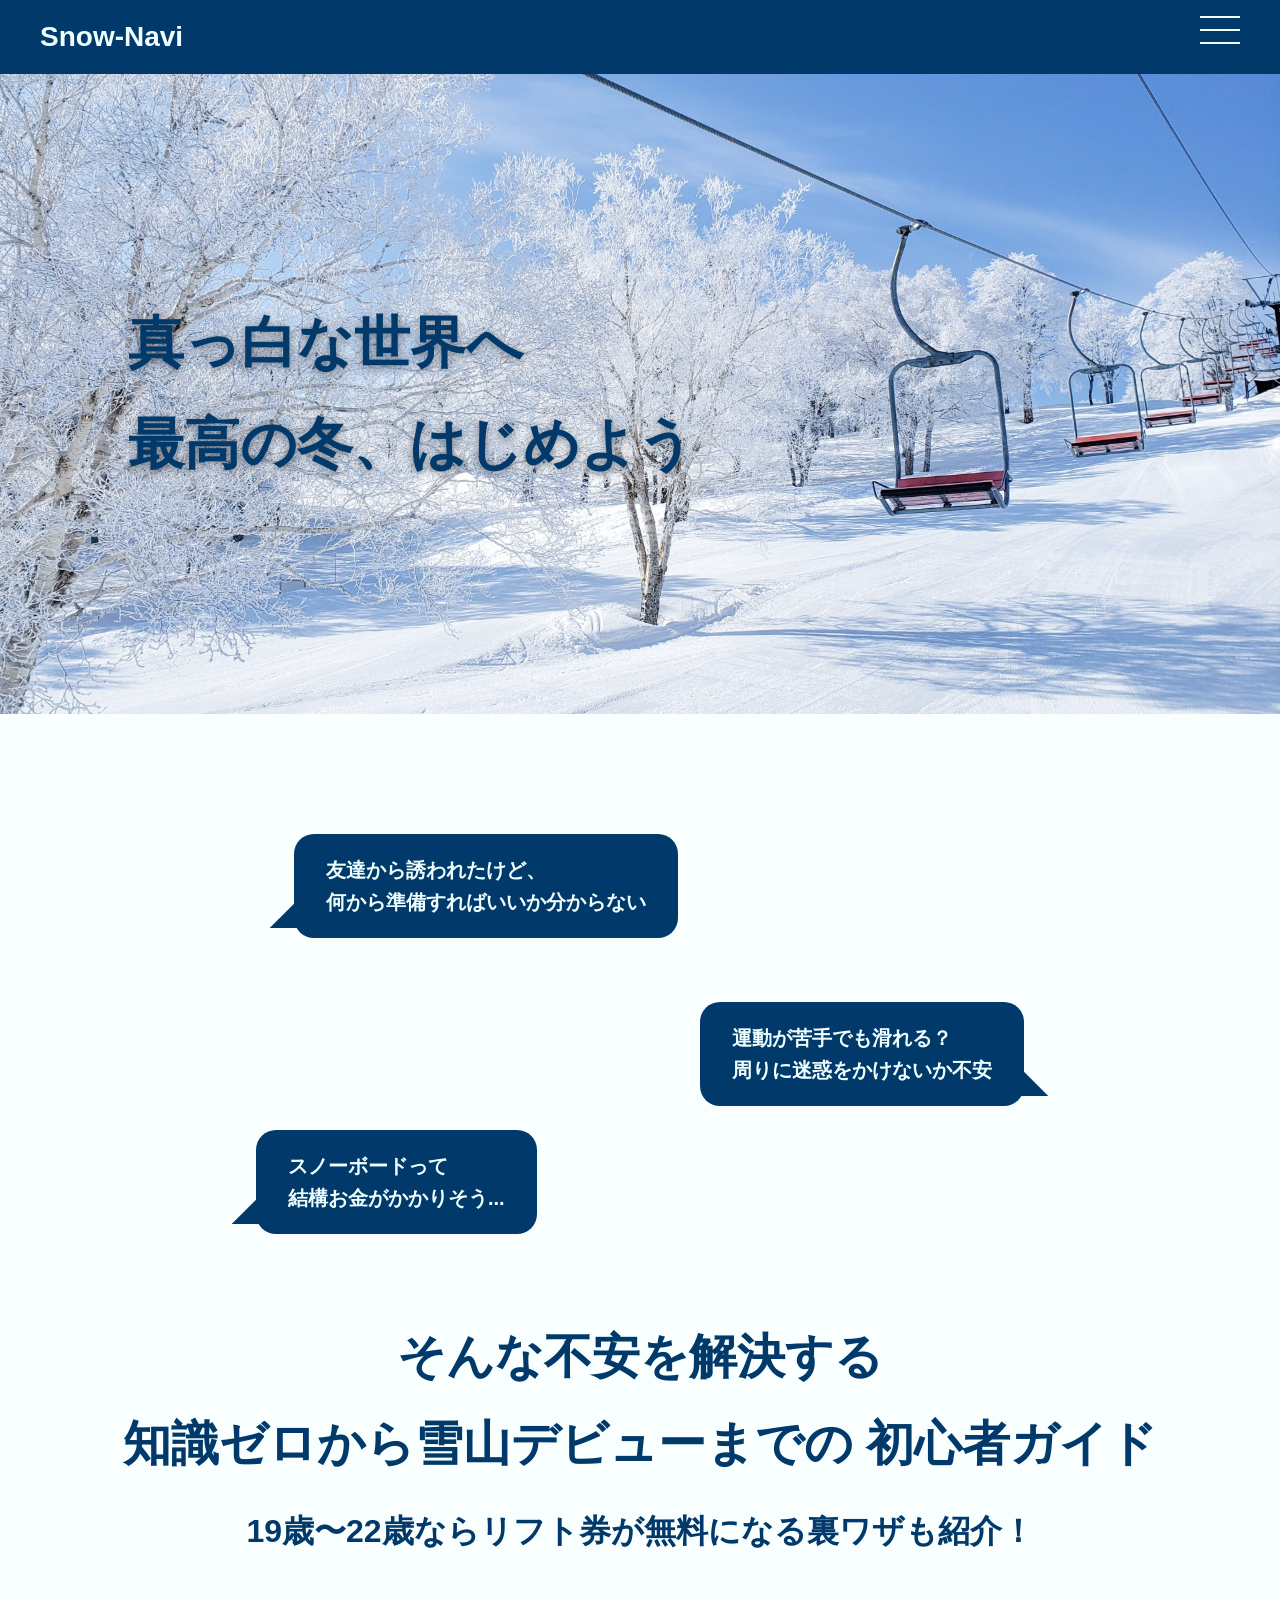
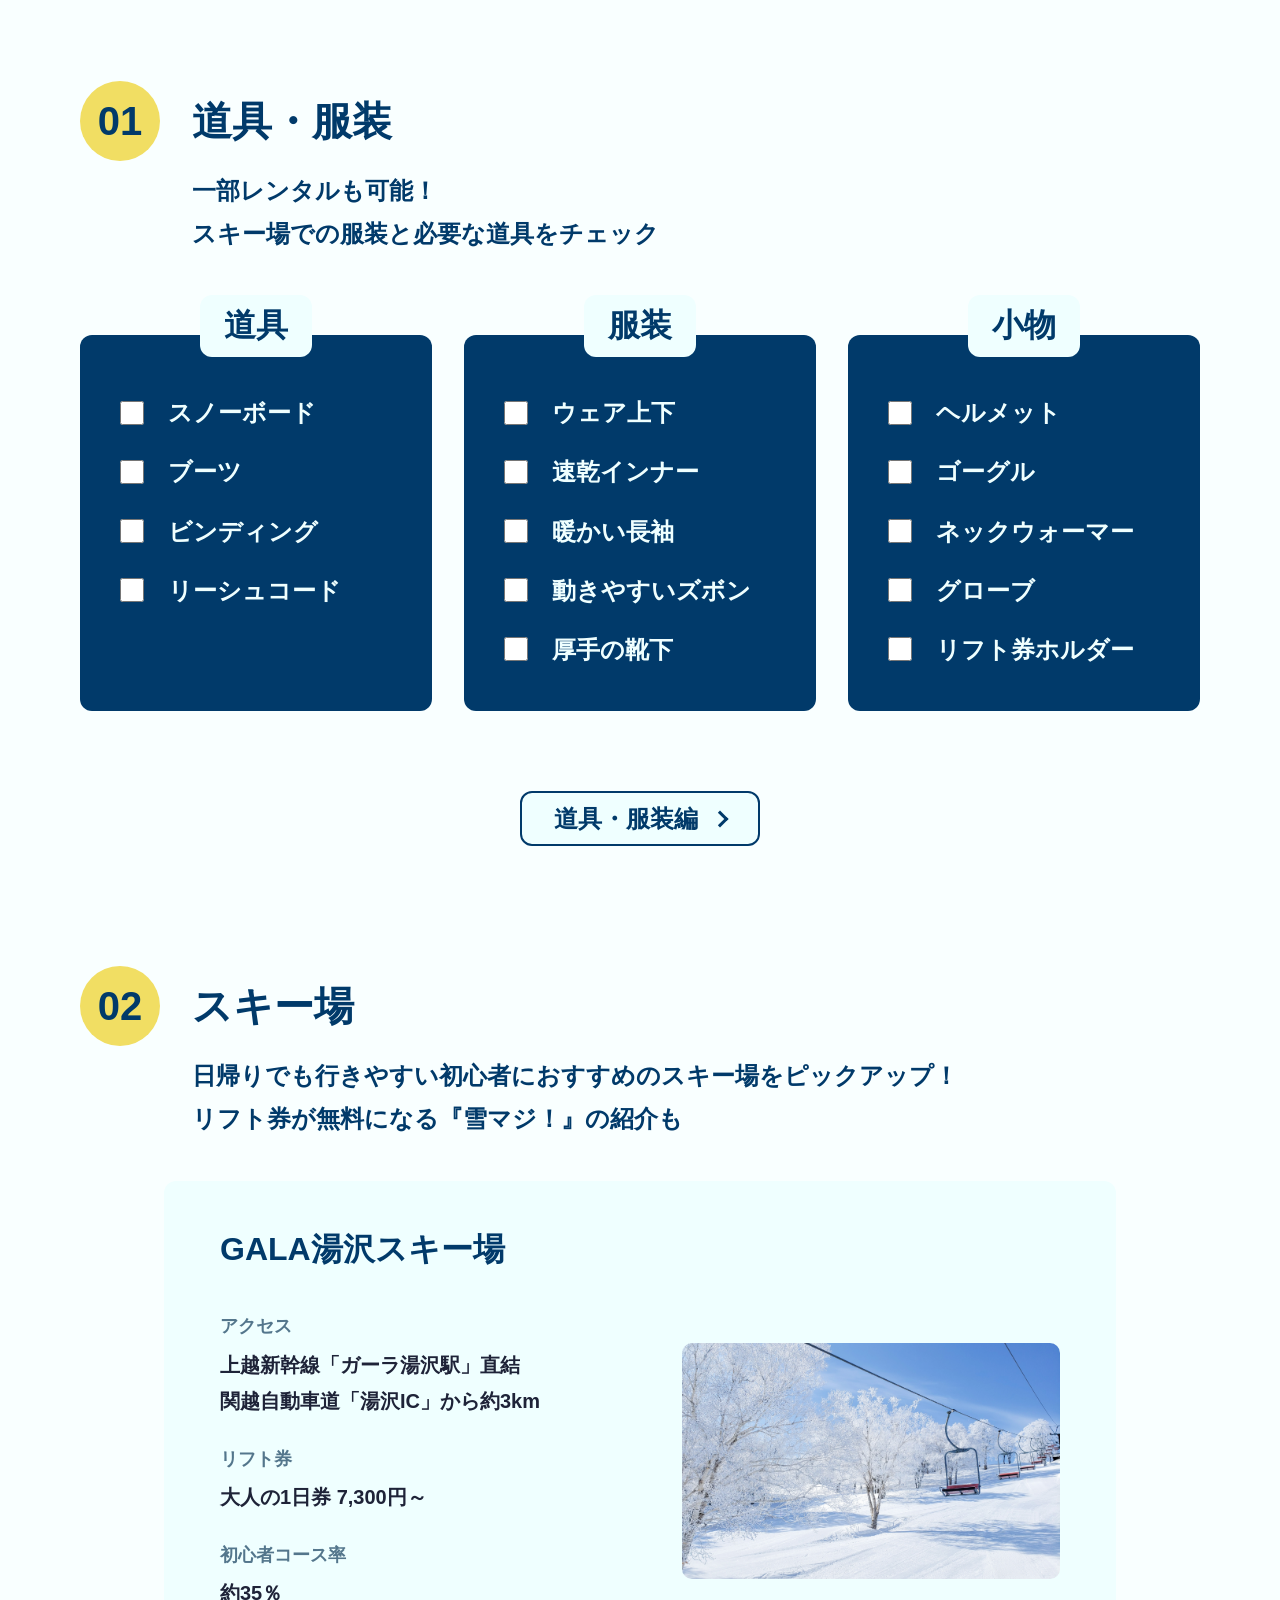
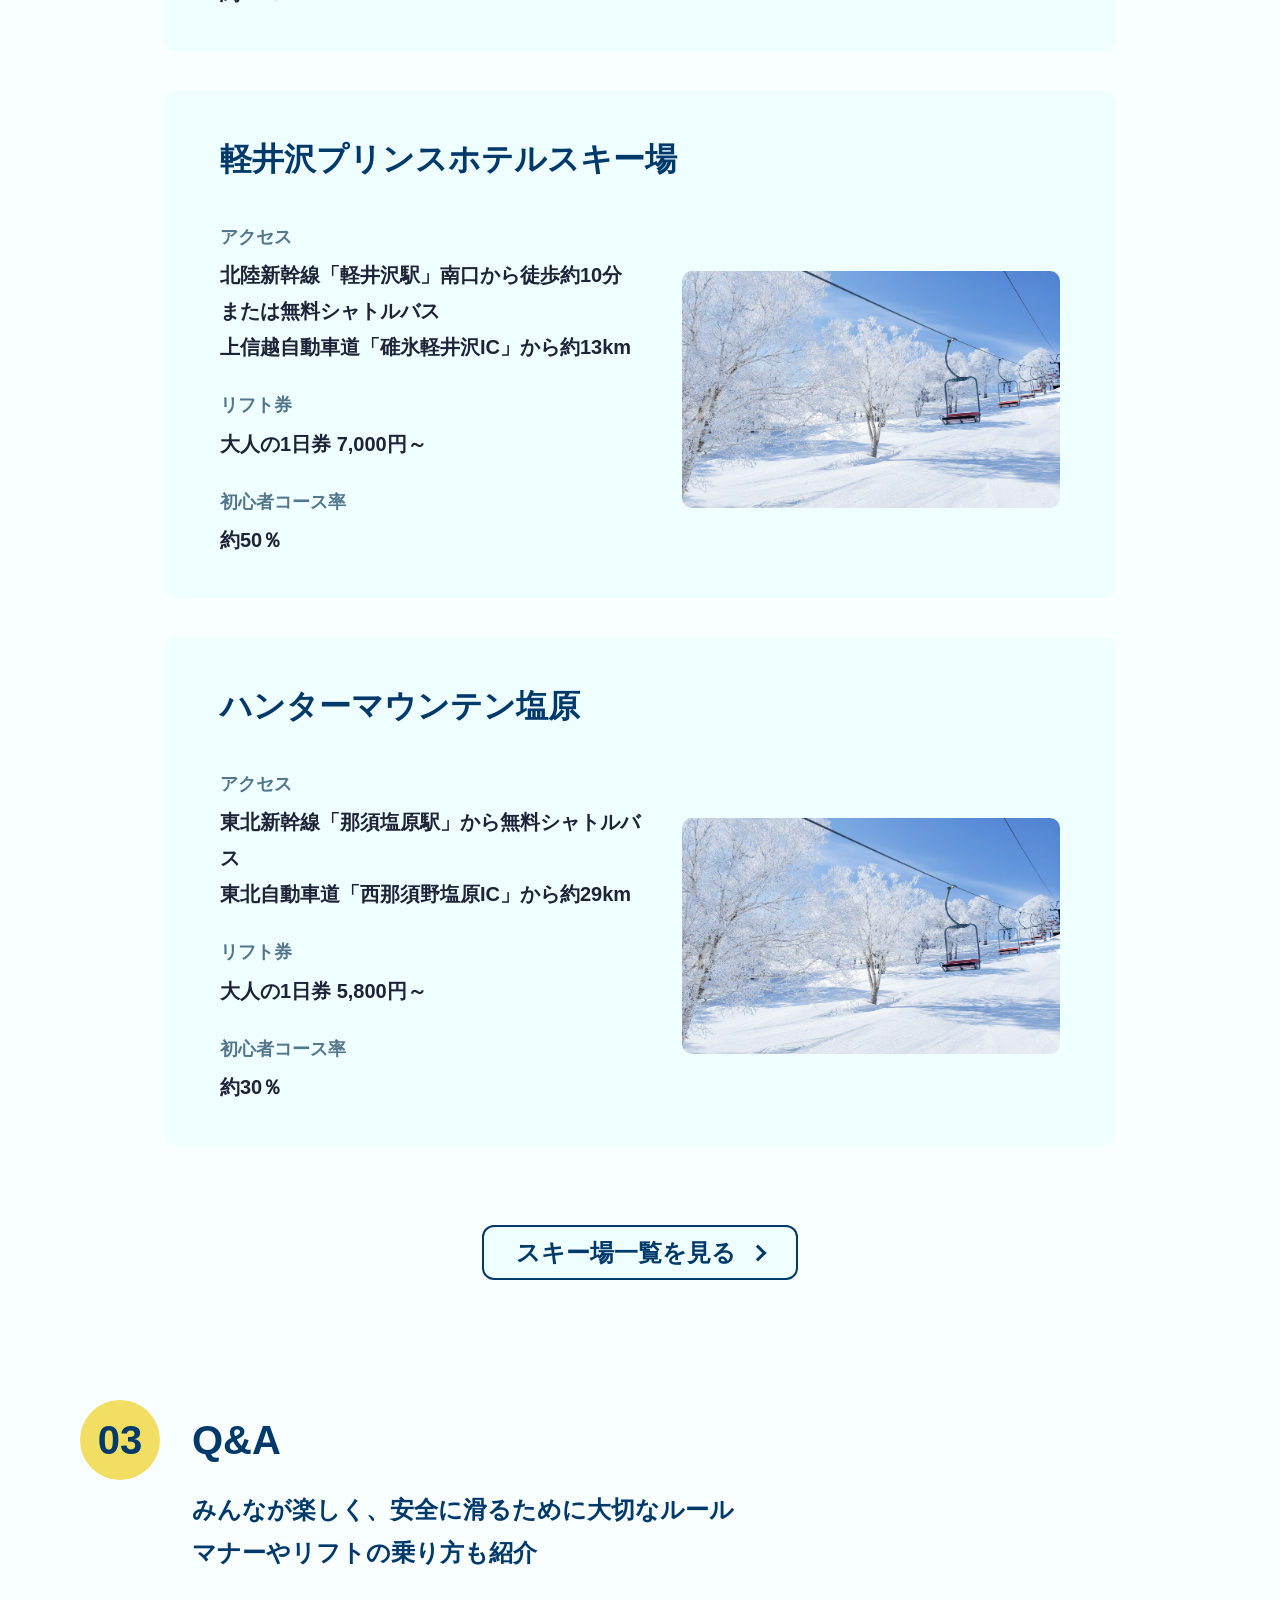
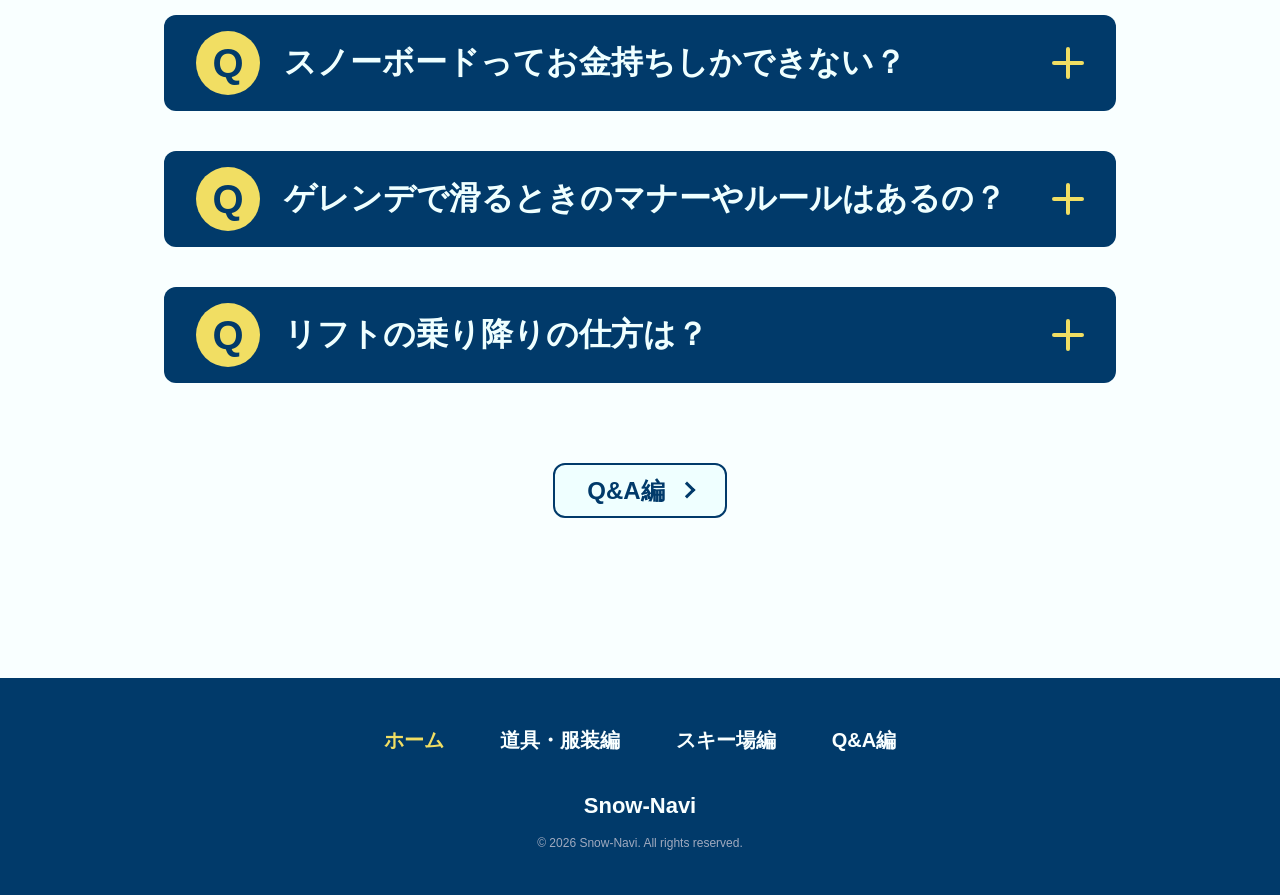
<file: index.html>
<!doctype html>
<html lang="ja">
  <head>
    <meta name="viewport" content="width=device-width, initial-scale=1" />
    <meta charset="utf-8" />
    <title>Snow-Navi | 初心者ガイド</title>
    <link rel="icon" href="/favicon.ico" sizes="any" />
    <link rel="stylesheet" href="./reset.css" />
    <link rel="stylesheet" href="./style.css" />
  </head>

  <body>
    <!-- Header -->
    <header class="header">
      <a href="./index.html" class="header__logo">Snow-Navi</a>

      <button class="hamburger-menu" id="js-hamburger" aria-label="メニューを開く" aria-expanded="false">
        <span class="hamburger-menu__line"></span>
        <span class="hamburger-menu__line"></span>
        <span class="hamburger-menu__line"></span>
      </button>

      <nav class="sp-nav" id="js-sp-nav" aria-hidden="true">
        <ul class="sp-nav__list">
          <li class="sp-nav__item"><a href="./index.html" class="sp-nav__link is-current">ホーム</a></li>
          <li class="sp-nav__item"><a href="./gear.html" class="sp-nav__link">道具・服装編</a></li>
          <li class="sp-nav__item"><a href="./ski.html" class="sp-nav__link">スキー場編</a></li>
          <li class="sp-nav__item"><a href="./qa.html" class="sp-nav__link">Q&A編</a></li>
        </ul>
      </nav>
    </header>

    <div class="top__catchphrase">
      <!-- ：背景画像 -->
      <img class="top__bg-image" src="./images/top_bg.jpg" alt="背景画像" />
      <h1 class="top__title">
        真っ白な世界へ
        <br />
        最高の冬、はじめよう
      </h1>
    </div>

    <main class="main-content">
      <section class="top">
        <div class="top__balloons">
          <!-- 吹き出し1 -->
          <div class="speech-balloon speech-balloon--left">
            <p class="speech-balloon__text">
              友達から誘われたけど、
              <br />
              何から準備すればいいか分からない
            </p>
          </div>
          <!-- 吹き出し2 -->
          <div class="speech-balloon speech-balloon--right">
            <p class="speech-balloon__text">
              運動が苦手でも滑れる？
              <br />
              周りに迷惑をかけないか不安
            </p>
          </div>
          <!-- 吹き出し3 -->
          <div class="speech-balloon speech-balloon--left">
            <p class="speech-balloon__text">
              スノーボードって
              <br />
              結構お金がかかりそう...
            </p>
          </div>
        </div>

        <div class="top__lead">
          <p class="top__lead-main">
            そんな不安を解決する
            <br />
            知識ゼロから雪山デビューまでの
            <br class="br-550" />
            初心者ガイド
          </p>
          <p class="top__lead-sub">19歳〜22歳ならリフト券が無料になる裏ワザも紹介！</p>
        </div>
      </section>

      <!-- セクション01: 道具・服装（トップページ用） -->
      <section class="section section--gear">
        <div class="section__header">
          <div class="section-number">
            <span class="section-number__bg"></span>
            <span class="section-number__text">01</span>
          </div>
          <h2 class="section__title">道具・服装</h2>
        </div>

        <p class="section__description">
          一部レンタルも可能！
          <br />
          スキー場での服装と必要な道具をチェック
        </p>

        <!-- トップページ専用のクラス名に変更 -->
        <div class="top-gear-categories">
          <!-- 道具 -->
          <div class="top-gear-card">
            <h3 class="top-gear-card__title">道具</h3>
            <ul class="top-gear-card__list">
              <li class="top-gear-card__list-item">
                <label class="top-gear-card__item">
                  <input type="checkbox" />
                  <span>スノーボード</span>
                </label>
              </li>
              <li class="top-gear-card__list-item">
                <label class="top-gear-card__item">
                  <input type="checkbox" />
                  <span>ブーツ</span>
                </label>
              </li>
              <li class="top-gear-card__list-item">
                <label class="top-gear-card__item">
                  <input type="checkbox" />
                  <span>ビンディング</span>
                </label>
              </li>
              <li class="top-gear-card__list-item">
                <label class="top-gear-card__item">
                  <input type="checkbox" />
                  <span>リーシュコード</span>
                </label>
              </li>
            </ul>
          </div>

          <!-- 服装 -->
          <div class="top-gear-card">
            <h3 class="top-gear-card__title">服装</h3>
            <ul class="top-gear-card__list">
              <li class="top-gear-card__list-item">
                <label class="top-gear-card__item">
                  <input type="checkbox" />
                  <span>ウェア上下</span>
                </label>
              </li>
              <li class="top-gear-card__list-item">
                <label class="top-gear-card__item">
                  <input type="checkbox" />
                  <span>速乾インナー</span>
                </label>
              </li>
              <li class="top-gear-card__list-item">
                <label class="top-gear-card__item">
                  <input type="checkbox" />
                  <span>暖かい長袖</span>
                </label>
              </li>
              <li class="top-gear-card__list-item">
                <label class="top-gear-card__item">
                  <input type="checkbox" />
                  <span>動きやすいズボン</span>
                </label>
              </li>
              <li class="top-gear-card__list-item">
                <label class="top-gear-card__item">
                  <input type="checkbox" />
                  <span>厚手の靴下</span>
                </label>
              </li>
            </ul>
          </div>

          <!-- 小物 -->
          <div class="top-gear-card">
            <h3 class="top-gear-card__title">小物</h3>
            <ul class="top-gear-card__list">
              <li class="top-gear-card__list-item">
                <label class="top-gear-card__item">
                  <input type="checkbox" />
                  <span>ヘルメット</span>
                </label>
              </li>
              <li class="top-gear-card__list-item">
                <label class="top-gear-card__item">
                  <input type="checkbox" />
                  <span>ゴーグル</span>
                </label>
              </li>
              <li class="top-gear-card__list-item">
                <label class="top-gear-card__item">
                  <input type="checkbox" />
                  <span>ネックウォーマー</span>
                </label>
              </li>
              <li class="top-gear-card__list-item">
                <label class="top-gear-card__item">
                  <input type="checkbox" />
                  <span>グローブ</span>
                </label>
              </li>
              <li class="top-gear-card__list-item">
                <label class="top-gear-card__item">
                  <input type="checkbox" />
                  <span>リフト券ホルダー</span>
                </label>
              </li>
            </ul>
          </div>
        </div>

        <a href="./gear.html" class="btn-link">
          <span class="btn-link__text">道具・服装編</span>
        </a>
      </section>

      <!-- セクション02: スキー場（トップページ用） -->
      <section class="section section--resort">
        <div class="section__header">
          <div class="section-number">
            <span class="section-number__bg"></span>
            <span class="section-number__text">02</span>
          </div>
          <h2 class="section__title">スキー場</h2>
        </div>

        <p class="section__description">
          日帰りでも行きやすい初心者におすすめのスキー場をピックアップ！
          <br />
          リフト券が無料になる『雪マジ！』の紹介も
        </p>

        <!-- トップページ専用のクラス名に変更 (top-resort-list) -->
        <div class="top-resort-list">
          <!-- カード1 -->
          <article class="top-resort-card">
            <h3 class="top-resort-card__title">GALA湯沢スキー場</h3>
            <div class="top-resort-card__body">
              <dl class="top-resort-card__info">
                <div class="top-resort-card__info-group">
                  <dt>アクセス</dt>
                  <dd>
                    上越新幹線「ガーラ湯沢駅」直結
                    <br />
                    関越自動車道「湯沢IC」から約3km
                  </dd>
                </div>
                <div class="top-resort-card__info-group">
                  <dt>リフト券</dt>
                  <dd>大人の1日券 7,300円～</dd>
                </div>
                <div class="top-resort-card__info-group">
                  <dt>初心者コース率</dt>
                  <dd>約35％</dd>
                </div>
              </dl>
              <div class="top-resort-card__image-wrapper">
                <img class="top-resort-card__image" src="./images/top_bg.jpg" alt="GALA湯沢スキー場" />
              </div>
            </div>
          </article>

          <!-- カード2 -->
          <article class="top-resort-card">
            <h3 class="top-resort-card__title">軽井沢プリンスホテルスキー場</h3>
            <div class="top-resort-card__body">
              <dl class="top-resort-card__info">
                <div class="top-resort-card__info-group">
                  <dt>アクセス</dt>
                  <dd>
                    北陸新幹線「軽井沢駅」南口から徒歩約10分
                    <br />
                    または無料シャトルバス
                    <br />
                    上信越自動車道「碓氷軽井沢IC」から約13km
                  </dd>
                </div>
                <div class="top-resort-card__info-group">
                  <dt>リフト券</dt>
                  <dd>大人の1日券 7,000円～</dd>
                </div>
                <div class="top-resort-card__info-group">
                  <dt>初心者コース率</dt>
                  <dd>約50％</dd>
                </div>
              </dl>
              <div class="top-resort-card__image-wrapper">
                <img class="top-resort-card__image" src="./images/top_bg.jpg" alt="軽井沢プリンスホテルスキー場" />
              </div>
            </div>
          </article>

          <!-- カード3 -->
          <article class="top-resort-card">
            <h3 class="top-resort-card__title">ハンターマウンテン塩原</h3>
            <div class="top-resort-card__body">
              <dl class="top-resort-card__info">
                <div class="top-resort-card__info-group">
                  <dt>アクセス</dt>
                  <dd>
                    東北新幹線「那須塩原駅」から無料シャトルバス
                    <br />
                    東北自動車道「西那須野塩原IC」から約29km
                  </dd>
                </div>
                <div class="top-resort-card__info-group">
                  <dt>リフト券</dt>
                  <dd>大人の1日券 5,800円～</dd>
                </div>
                <div class="top-resort-card__info-group">
                  <dt>初心者コース率</dt>
                  <dd>約30％</dd>
                </div>
              </dl>
              <div class="top-resort-card__image-wrapper">
                <img class="top-resort-card__image" src="./images/top_bg.jpg" alt="ハンターマウンテン塩原" />
              </div>
            </div>
          </article>
        </div>

        <!-- リンクボタン -->
        <a href="./ski.html" class="btn-link">
          <span class="btn-link__text">スキー場一覧を見る</span>
        </a>
      </section>

      <!-- セクション03: Q&A -->
      <section class="section section--qa">
        <div class="section__header">
          <div class="section-number">
            <span class="section-number__bg"></span>
            <span class="section-number__text">03</span>
          </div>
          <h2 class="section__title">Q&amp;A</h2>
        </div>

        <p class="section__description">
          みんなが楽しく、安全に滑るために大切なルール
          <br />
          マナーやリフトの乗り方も紹介
        </p>

        <div class="qa-list">
          <!-- Q&A 1 -->
          <div class="qa-item">
            <div class="qa-item__question">
              <span class="qa-item__badge qa-item__badge--q">Q</span>
              <p class="qa-item__text">スノーボードってお金持ちしかできない？</p>
            </div>
            <div class="qa-item__answer">
              <span class="qa-item__badge qa-item__badge--a">A</span>
              <p class="qa-item__text">
                そんなことはないです！バイト代などで誰でも十分に楽しめます。
                <br />
                バスツアーやJRの新幹線パックなどで費用を抑えることができるので、道具やウェアをレンタルする場合は1人2万円あれば日帰りの旅行が楽しめます。
                <br />
                友達同士で高速道路を使って車で行く場合でも1人3万円あれば満喫できます。
              </p>
            </div>
          </div>

          <!-- Q&A 2 -->
          <div class="qa-item">
            <div class="qa-item__question">
              <span class="qa-item__badge qa-item__badge--q">Q</span>
              <p class="qa-item__text">ゲレンデで滑るときのマナーやルールはあるの？</p>
            </div>
            <div class="qa-item__answer">
              <span class="qa-item__badge qa-item__badge--a">A</span>
              <div class="qa-item__text">
                <p>
                  <strong>10 FIS RULES</strong>
                  という国際スキー連盟（FIS）によって定められた10つのルールがあります！
                  <br />
                  事故を未然に防ぐために、スキーヤーとスノーボーダーひとりひとりが責任をもって注意して滑るよう、定められました。
                </p>

                <ol class="qa-card__rule-list">
                  <li>他人への思いやりの心を忘れない</li>
                  <li>無茶な滑り方やスピード出しすぎをしない</li>
                  <li>前の人に危険が及ばないコースを選んで滑る</li>
                  <li>前の人に近づきすぎない</li>
                  <li>まわりをよく確認する</li>
                  <li>途中で立ち止まってはいけない</li>
                  <li>コースの真ん中を歩かない</li>
                  <li>コースに立つ標識や標示を必ず守る</li>
                  <li>事故が起きたときはすぐに救護活動を</li>
                  <li>事故が起きたときは必ず連絡先を交換</li>
                </ol>

                <p class="qa-card__note">
                  死亡事故も起こり得るスポーツなので楽しく滑れるようルールを守るようにしましょう！
                </p>
              </div>
            </div>
          </div>

          <!-- Q&A 3 -->
          <div class="qa-item">
            <div class="qa-item__question">
              <span class="qa-item__badge qa-item__badge--q">Q</span>
              <p class="qa-item__text">リフトの乗り降りの仕方は？</p>
            </div>
            <div class="qa-item__answer">
              <span class="qa-item__badge qa-item__badge--a">A</span>
              <div class="qa-item__text">
                <p>リフトの乗り降りは慌てずにまっすぐ滑るのがコツ！</p>
                <div class="qa-card__step-group">
                  <h3>乗り方</h3>
                  <ol>
                    <li>ビンディングのハイバックを倒して乗車位置で待つ</li>
                    <li>リフトが来たら、振り返って椅子を確認して板の先端を前に向けて座る</li>
                    <li>安全バーを下げる</li>
                  </ol>
                </div>
                <div class="qa-card__step-group">
                  <h3>降り方</h3>
                  <ol>
                    <li>安全バーを上げる</li>
                    <li>進行方向に板の先端を向けて降車位置で立つ</li>
                    <li>リフトの椅子が押す力を利用してまっすぐ滑り降りる</li>
                  </ol>
                </div>
                <p class="qa-card__note">
                  ビンディングのハイバックを倒し忘れると雪面とリフトの間に挟まって割れたりする危険があるので必ず倒すようにしましょう。
                </p>
              </div>
            </div>
          </div>
        </div>

        <a href="./qa.html" class="btn-link">
          <span class="btn-link__text">Q&A編</span>
        </a>
      </section>
    </main>

    <!-- フッター -->
    <footer class="footer">
      <nav class="footer-nav">
        <ul class="footer-nav__list">
          <!-- home に is-current -->
          <li class="footer-nav__item"><a href="./index.html" class="footer-nav__link is-current">ホーム</a></li>
          <li class="footer-nav__item"><a href="./gear.html" class="footer-nav__link">道具・服装編</a></li>
          <li class="footer-nav__item"><a href="./ski.html" class="footer-nav__link">スキー場編</a></li>
          <li class="footer-nav__item"><a href="./qa.html" class="footer-nav__link">Q&A編</a></li>
        </ul>
      </nav>
      <a href="./index.html" class="footer__logo">Snow-Navi</a>
      <p class="footer__copyright">&copy; 2026 Snow-Navi. All rights reserved.</p>
    </footer>
    <script src="./main.js" defer></script>
  </body>
</html>
</file>
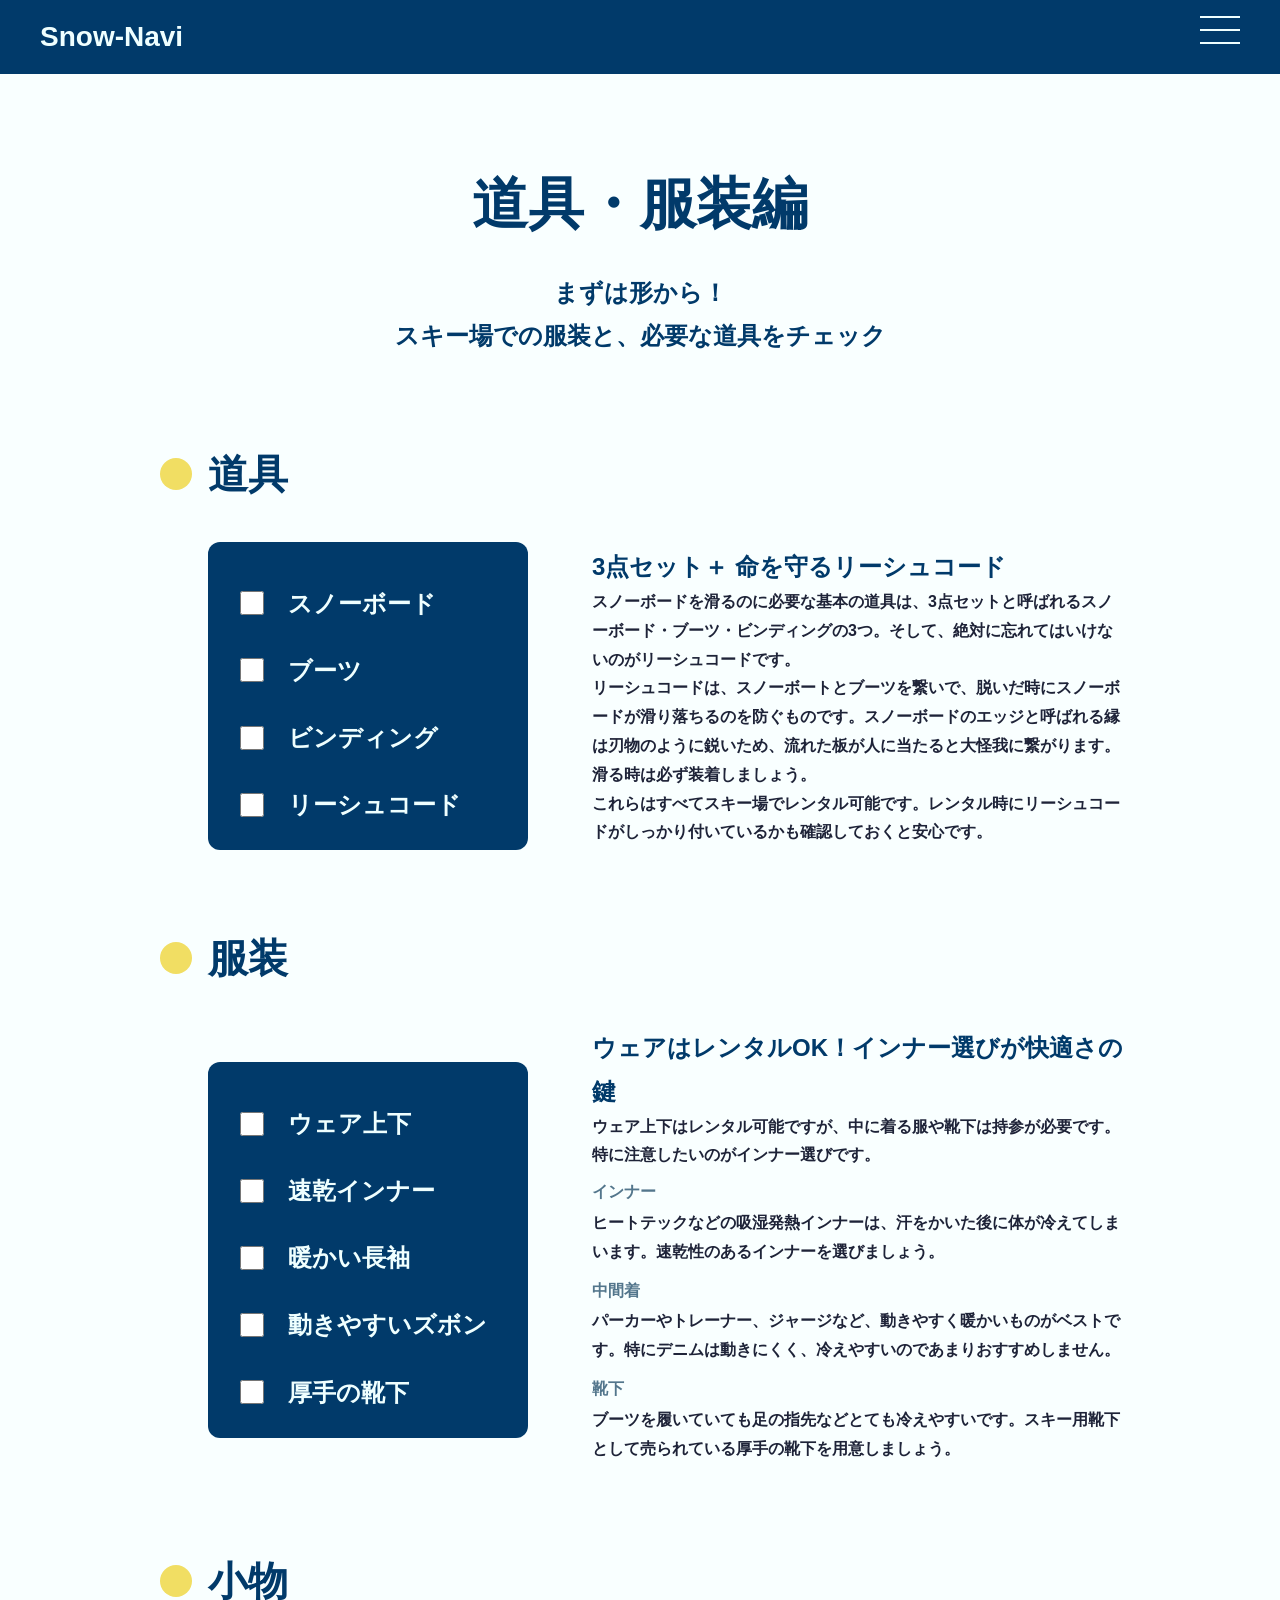
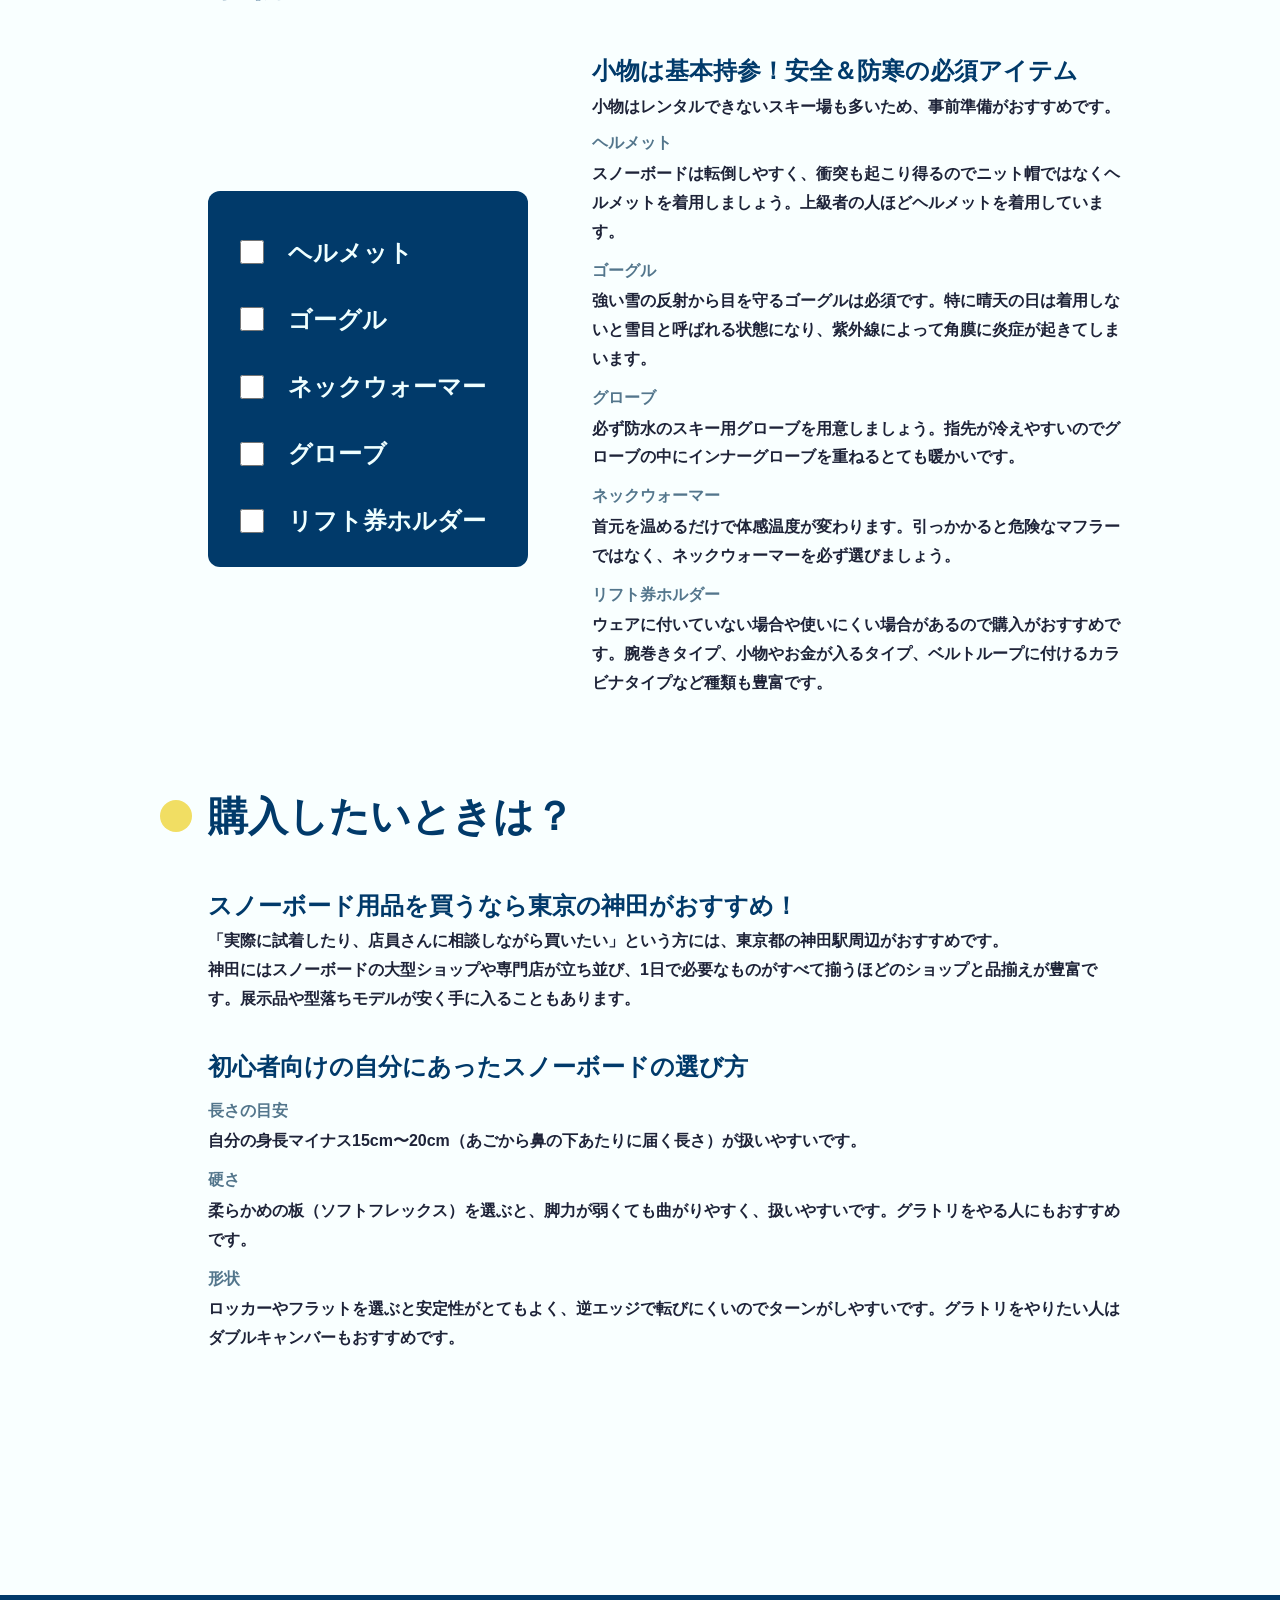
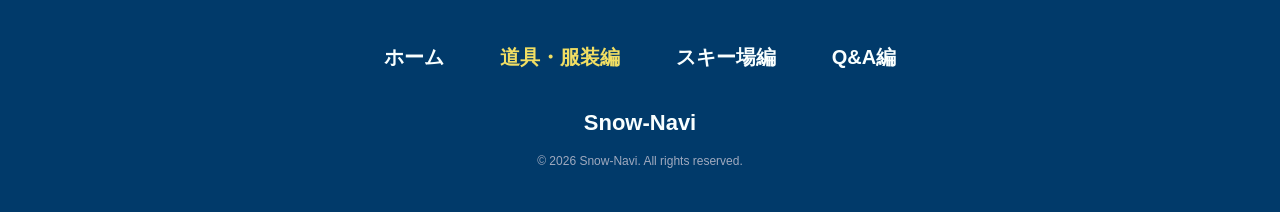
<file: gear.html>
<!doctype html>
<html lang="ja">
  <head>
    <meta name="viewport" content="width=device-width, initial-scale=1.0" />
    <meta charset="utf-8" />
    <title>道具・服装編 | Snow-Navi</title>
    <link rel="icon" href="./favicon.ico" sizes="any" />
    <link rel="stylesheet" href="./reset.css" />
    <link rel="stylesheet" href="./style.css" />
  </head>

  <body>
    <!-- Header -->
    <header class="header">
      <a href="./index.html" class="header__logo">Snow-Navi</a>

      <button class="hamburger-menu" id="js-hamburger" aria-label="メニューを開く" aria-expanded="false">
        <span class="hamburger-menu__line"></span>
        <span class="hamburger-menu__line"></span>
        <span class="hamburger-menu__line"></span>
      </button>

      <nav class="sp-nav" id="js-sp-nav" aria-hidden="true">
        <ul class="sp-nav__list">
          <li class="sp-nav__item"><a href="./index.html" class="sp-nav__link">ホーム</a></li>
          <!-- gear に is-current -->
          <li class="sp-nav__item"><a href="./gear.html" class="sp-nav__link is-current">道具・服装編</a></li>
          <li class="sp-nav__item"><a href="./ski.html" class="sp-nav__link">スキー場編</a></li>
          <li class="sp-nav__item"><a href="./qa.html" class="sp-nav__link">Q&A編</a></li>
        </ul>
      </nav>
    </header>

    <div class="container">
      <!-- Main Content -->
      <main class="main-content">
        <!-- Page Title -->
        <section class="page-title">
          <h1 class="page-title__main">道具・服装編</h1>
          <p class="page-title__sub">
            まずは形から！
            <br />
            スキー場での服装と、必要な道具をチェック
          </p>
        </section>

        <!-- Category 01: 道具 -->
        <section class="gear-section">
          <div class="gear-section__badge">
            <span class="gear-section__badge-bg"></span>
            <span class="gear-section__badge-text">道具</span>
          </div>

          <div class="gear-section__content">
            <div class="gear-checklist">
              <label class="gear-checklist__item">
                <input type="checkbox" />
                スノーボード
              </label>
              <label class="gear-checklist__item">
                <input type="checkbox" />
                ブーツ
              </label>
              <label class="gear-checklist__item">
                <input type="checkbox" />
                ビンディング
              </label>
              <label class="gear-checklist__item">
                <input type="checkbox" />
                リーシュコード
              </label>
            </div>

            <div class="gear-detail">
              <h2 class="gear-detail__title">3点セット＋ 命を守るリーシュコード</h2>
              <p class="gear-detail__text">
                スノーボードを滑るのに必要な基本の道具は、3点セットと呼ばれるスノーボード・ブーツ・ビンディングの3つ。そして、絶対に忘れてはいけないのがリーシュコードです。
                <br />
                リーシュコードは、スノーボートとブーツを繋いで、脱いだ時にスノーボードが滑り落ちるのを防ぐものです。スノーボードのエッジと呼ばれる縁は刃物のように鋭いため、流れた板が人に当たると大怪我に繋がります。滑る時は必ず装着しましょう。
                <br />
                これらはすべてスキー場でレンタル可能です。レンタル時にリーシュコードがしっかり付いているかも確認しておくと安心です。
              </p>
            </div>
          </div>
        </section>

        <!-- Category 02: 服装 -->
        <section class="gear-section">
          <div class="gear-section__badge">
            <span class="gear-section__badge-bg"></span>
            <span class="gear-section__badge-text">服装</span>
          </div>

          <div class="gear-section__content">
            <div class="gear-checklist">
              <label class="gear-checklist__item">
                <input type="checkbox" />
                ウェア上下
              </label>
              <label class="gear-checklist__item">
                <input type="checkbox" />
                速乾インナー
              </label>
              <label class="gear-checklist__item">
                <input type="checkbox" />
                暖かい長袖
              </label>
              <label class="gear-checklist__item">
                <input type="checkbox" />
                動きやすいズボン
              </label>
              <label class="gear-checklist__item">
                <input type="checkbox" />
                厚手の靴下
              </label>
            </div>

            <div class="gear-detail">
              <h2 class="gear-detail__title">ウェアはレンタルOK！インナー選びが快適さの鍵</h2>
              <div class="gear-detail__text">
                ウェア上下はレンタル可能ですが、中に着る服や靴下は持参が必要です。特に注意したいのがインナー選びです。
                <br />
                <dl class="gear-detail__list">
                  <dt>インナー</dt>
                  <dd>
                    ヒートテックなどの吸湿発熱インナーは、汗をかいた後に体が冷えてしまいます。速乾性のあるインナーを選びましょう。
                  </dd>
                  <dt>中間着</dt>
                  <dd>
                    パーカーやトレーナー、ジャージなど、動きやすく暖かいものがベストです。特にデニムは動きにくく、冷えやすいのであまりおすすめしません。
                  </dd>
                  <dt>靴下</dt>
                  <dd>
                    ブーツを履いていても足の指先などとても冷えやすいです。スキー用靴下として売られている厚手の靴下を用意しましょう。
                  </dd>
                </dl>
              </div>
            </div>
          </div>
        </section>

        <!-- Category 03: 小物 -->
        <section class="gear-section">
          <div class="gear-section__badge">
            <span class="gear-section__badge-bg"></span>
            <span class="gear-section__badge-text">小物</span>
          </div>

          <div class="gear-section__content">
            <div class="gear-checklist">
              <label class="gear-checklist__item">
                <input type="checkbox" />
                ヘルメット
              </label>
              <label class="gear-checklist__item">
                <input type="checkbox" />
                ゴーグル
              </label>
              <label class="gear-checklist__item">
                <input type="checkbox" />
                ネックウォーマー
              </label>
              <label class="gear-checklist__item">
                <input type="checkbox" />
                グローブ
              </label>
              <label class="gear-checklist__item">
                <input type="checkbox" />
                リフト券ホルダー
              </label>
            </div>

            <div class="gear-detail">
              <h2 class="gear-detail__title">小物は基本持参！安全＆防寒の必須アイテム</h2>
              <div class="gear-detail__text">
                小物はレンタルできないスキー場も多いため、事前準備がおすすめです。
                <br />
                <dl class="gear-detail__list">
                  <dt>ヘルメット</dt>
                  <dd>
                    スノーボードは転倒しやすく、衝突も起こり得るのでニット帽ではなくヘルメットを着用しましょう。上級者の人ほどヘルメットを着用しています。
                  </dd>
                  <dt>ゴーグル</dt>
                  <dd>
                    強い雪の反射から目を守るゴーグルは必須です。特に晴天の日は着用しないと雪目と呼ばれる状態になり、紫外線によって角膜に炎症が起きてしまいます。
                  </dd>
                  <dt>グローブ</dt>
                  <dd>
                    必ず防水のスキー用グローブを用意しましょう。指先が冷えやすいのでグローブの中にインナーグローブを重ねるとても暖かいです。
                  </dd>
                  <dt>ネックウォーマー</dt>
                  <dd>
                    首元を温めるだけで体感温度が変わります。引っかかると危険なマフラーではなく、ネックウォーマーを必ず選びましょう。
                  </dd>
                  <dt>リフト券ホルダー</dt>
                  <dd>
                    ウェアに付いていない場合や使いにくい場合があるので購入がおすすめです。腕巻きタイプ、小物やお金が入るタイプ、ベルトループに付けるカラビナタイプなど種類も豊富です。
                  </dd>
                </dl>
              </div>
            </div>
          </div>
        </section>

        <!-- Category 04: 購入ガイド -->
        <section class="gear-section gear-section--guide">
          <div class="gear-section__badge">
            <span class="gear-section__badge-bg"></span>
            <span class="gear-section__badge-text">購入したいときは？</span>
          </div>

          <div class="gear-detail_top">
            <h2 class="gear-detail__title">スノーボード用品を買うなら東京の神田がおすすめ！</h2>
            <p class="gear-detail__text">
              「実際に試着したり、店員さんに相談しながら買いたい」という方には、東京都の神田駅周辺がおすすめです。
              <br />
              神田にはスノーボードの大型ショップや専門店が立ち並び、1日で必要なものがすべて揃うほどのショップと品揃えが豊富です。展示品や型落ちモデルが安く手に入ることもあります。
            </p>
          </div>

          <div class="gear-detail_down">
            <h2 class="gear-detail__title">初心者向けの自分にあったスノーボードの選び方</h2>
            <dl class="gear-detail__list">
              <dt>長さの目安</dt>
              <dd>自分の身長マイナス15cm〜20cm（あごから鼻の下あたりに届く長さ）が扱いやすいです。</dd>
              <dt>硬さ</dt>
              <dd>
                柔らかめの板（ソフトフレックス）を選ぶと、脚力が弱くても曲がりやすく、扱いやすいです。グラトリをやる人にもおすすめです。
              </dd>
              <dt>形状</dt>
              <dd>
                ロッカーやフラットを選ぶと安定性がとてもよく、逆エッジで転びにくいのでターンがしやすいです。グラトリをやりたい人はダブルキャンバーもおすすめです。
              </dd>
            </dl>
          </div>
        </section>
      </main>
    </div>

    <!-- Footer -->
    <footer class="footer">
      <nav class="footer-nav">
        <ul class="footer-nav__list">
          <li class="footer-nav__item"><a href="./index.html" class="footer-nav__link">ホーム</a></li>
          <!-- gear に is-current -->
          <li class="footer-nav__item"><a href="./gear.html" class="footer-nav__link is-current">道具・服装編</a></li>
          <li class="footer-nav__item"><a href="./ski.html" class="footer-nav__link">スキー場編</a></li>
          <li class="footer-nav__item"><a href="./qa.html" class="footer-nav__link">Q&A編</a></li>
        </ul>
      </nav>
      <a href="./index.html" class="footer__logo">Snow-Navi</a>
      <p class="footer__copyright">&copy; 2026 Snow-Navi. All rights reserved.</p>
    </footer>
    <script src="./main.js" defer></script>
  </body>
</html>
</file>
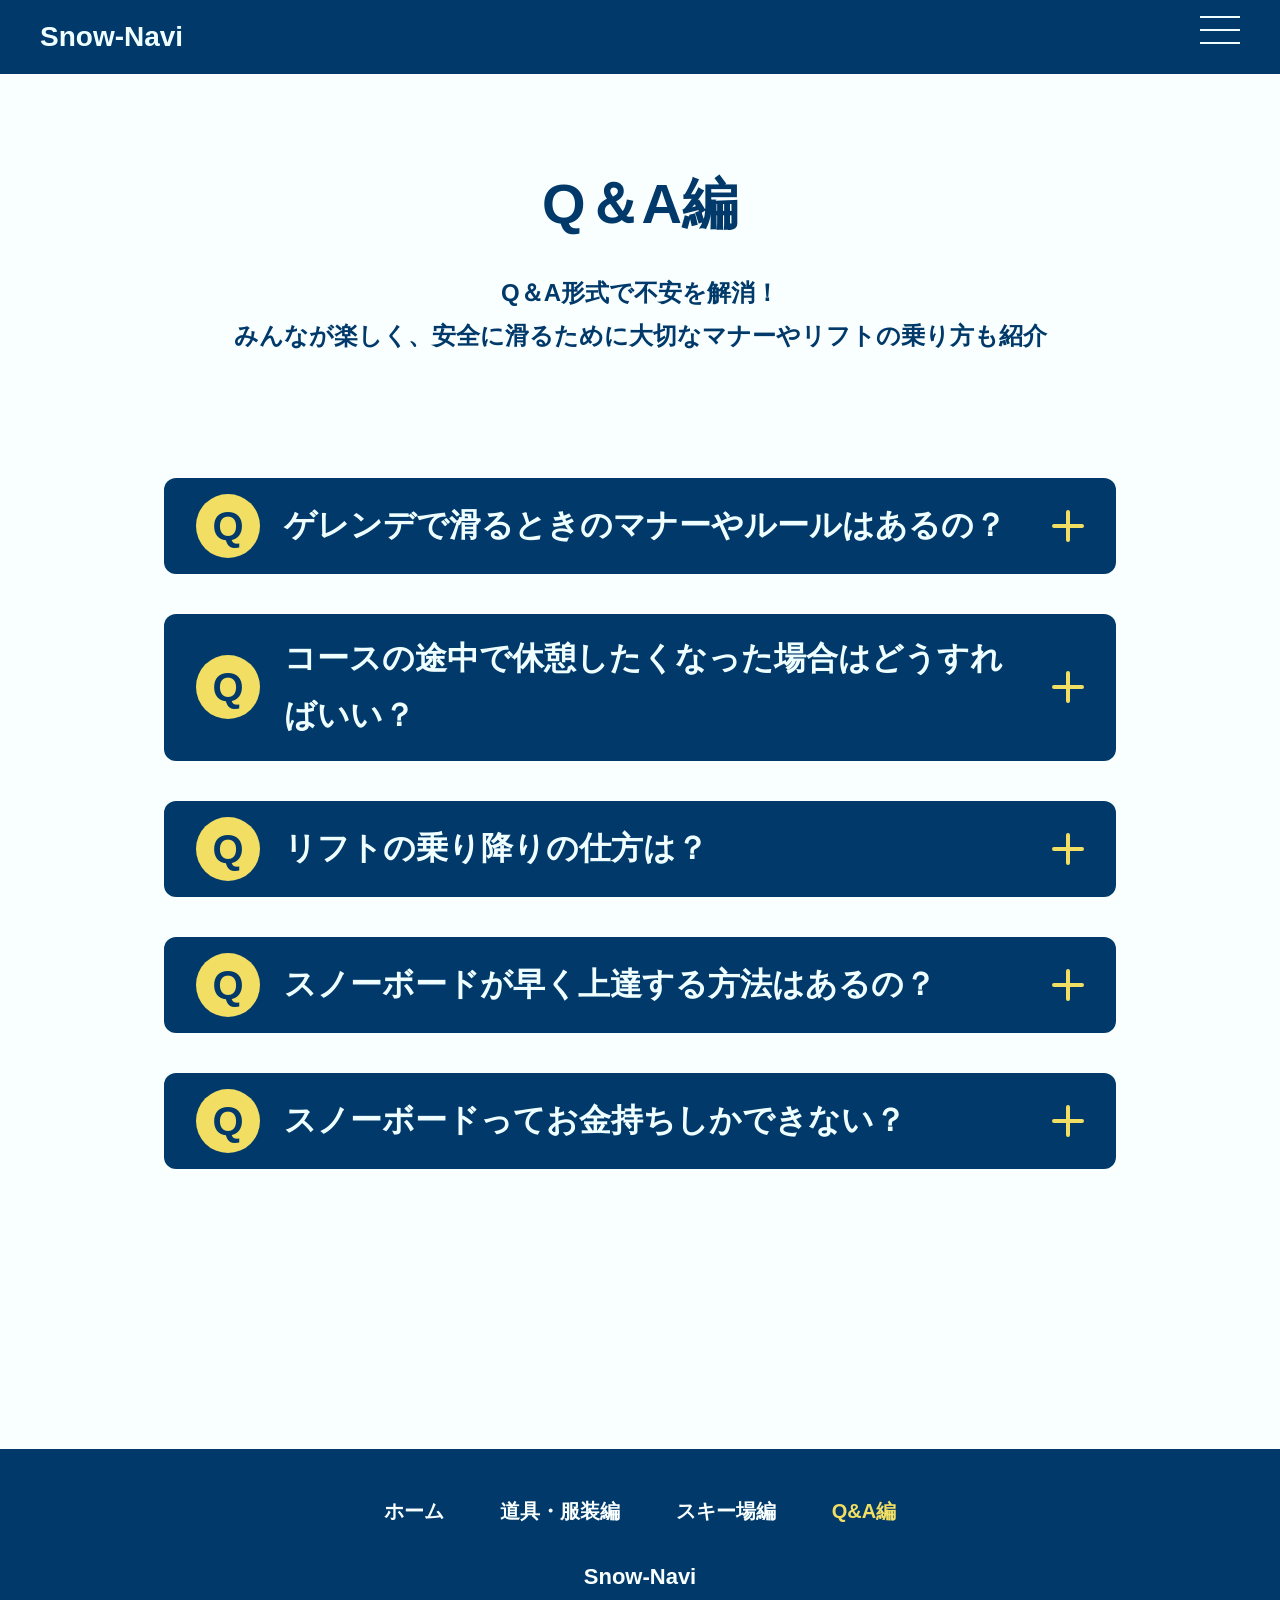
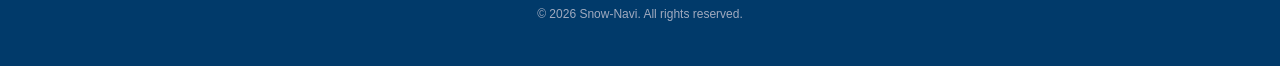
<file: qa.html>
<!doctype html>
<html lang="ja">
  <head>
    <meta name="viewport" content="width=device-width, initial-scale=1.0" />
    <meta charset="utf-8" />
    <title>Q＆A編 | Snow-Navi</title>
    <link rel="icon" href="./favicon.ico" sizes="any" />
    <link rel="stylesheet" href="./reset.css" />
    <link rel="stylesheet" href="./style.css" />
  </head>

  <body>
    <!-- Header -->
    <header class="header">
      <a href="./index.html" class="header__logo">Snow-Navi</a>

      <button class="hamburger-menu" id="js-hamburger" aria-label="メニューを開く" aria-expanded="false">
        <span class="hamburger-menu__line"></span>
        <span class="hamburger-menu__line"></span>
        <span class="hamburger-menu__line"></span>
      </button>

      <nav class="sp-nav" id="js-sp-nav" aria-hidden="true">
        <ul class="sp-nav__list">
          <li class="sp-nav__item"><a href="./index.html" class="sp-nav__link">ホーム</a></li>
          <li class="sp-nav__item"><a href="./gear.html" class="sp-nav__link">道具・服装編</a></li>
          <li class="sp-nav__item"><a href="./ski.html" class="sp-nav__link">スキー場編</a></li>

          <li class="sp-nav__item"><a href="./qa.html" class="sp-nav__link is-current">Q&A編</a></li>
        </ul>
      </nav>
    </header>

    <div class="container">
      <!-- Main Content -->
      <main class="main-content">
        <!-- Page Title -->
        <section class="page-title">
          <h1 class="page-title__main">Q＆A編</h1>
          <p class="page-title__sub">
            Q＆A形式で不安を解消！
            <br />
            みんなが楽しく、安全に滑るために大切なマナーやリフトの乗り方も紹介
          </p>
        </section>

        <!-- QA List -->
        <section class="qa-section">
          <div class="qa-list">
            <!-- Q1 -->
            <article class="qa-item">
              <div class="qa-item__question">
                <span class="qa-item__badge--q">Q</span>
                <h2 class="qa-item__text">ゲレンデで滑るときのマナーやルールはあるの？</h2>
              </div>
              <div class="qa-item__answer">
                <span class="qa-item__badge--a">A</span>
                <div class="qa-item__text">
                  <p>
                    <strong>10 FIS RULES</strong>
                    という国際スキー連盟（FIS）によって定められた10つのルールがあります！
                    <br />
                    事故を未然に防ぐために、スキーヤーとスノーボーダーひとりひとりが責任をもって注意して滑るよう、定められました。
                  </p>
                  <ol class="qa-card__rule-list">
                    <li>他人への思いやりの心を忘れない</li>
                    <li>無茶な滑り方やスピード出しすぎをしない</li>
                    <li>前の人に危険が及ばないコースを選んで滑る</li>
                    <li>前の人に近づきすぎない</li>
                    <li>まわりをよく確認する</li>
                    <li>途中で立ち止まってはいけない</li>
                    <li>コースの真ん中を歩かない</li>
                    <li>コースに立つ標識や標示を必ず守る</li>
                    <li>事故が起きたときはすぐに救護活動を</li>
                    <li>事故が起きたときは必ず連絡先を交換</li>
                  </ol>
                  <p class="qa-card__note">
                    死亡事故も起こり得るスポーツなので楽しく滑れるようルールを守るようにしましょう！
                  </p>
                </div>
              </div>
            </article>

            <!-- Q2 -->
            <article class="qa-item">
              <div class="qa-item__question">
                <span class="qa-item__badge--q">Q</span>
                <h2 class="qa-item__text">コースの途中で休憩したくなった場合はどうすればいい？</h2>
              </div>
              <div class="qa-item__answer">
                <span class="qa-item__badge--a">A</span>
                <div class="qa-item__text">
                  <p>
                    コースの端に寄って、山側（上）を向いて止まるようにしましょう！
                    <br />
                    山側を向いて立ち止まることで上から滑ってくる人が近付いてきても危険に気づくことができます。
                    <br />
                    座るときも立ち膝などいつでも立ち上がれる体制で止まるようにしましょう。
                  </p>
                </div>
              </div>
            </article>

            <!-- Q3 -->
            <article class="qa-item">
              <div class="qa-item__question">
                <span class="qa-item__badge--q">Q</span>
                <h2 class="qa-item__text">リフトの乗り降りの仕方は？</h2>
              </div>
              <div class="qa-item__answer">
                <span class="qa-item__badge--a">A</span>
                <div class="qa-item__text">
                  <p>リフトの乗り降りは慌てずにまっすぐ滑るのがコツ！</p>
                  <div class="qa-card__step-group">
                    <h3>乗り方</h3>
                    <ol>
                      <li>ビンディングのハイバックを倒して乗車位置で待つ</li>
                      <li>リフトが来たら、振り返って椅子を確認して板の先端を前に向けて座る</li>
                      <li>安全バーを下げる</li>
                    </ol>
                  </div>
                  <div class="qa-card__step-group">
                    <h3>降り方</h3>
                    <ol>
                      <li>安全バーを上げる</li>
                      <li>進行方向に板の先端を向けて降車位置で立つ</li>
                      <li>リフトの椅子が押す力を利用してまっすぐ滑り降りる</li>
                    </ol>
                  </div>
                  <p class="qa-card__note">
                    ビンディングのハイバックを倒し忘れると雪面とリフトの間に挟まって割れたりする危険があるので必ず倒すようにしましょう。
                  </p>
                </div>
              </div>
            </article>

            <!-- Q4 -->
            <article class="qa-item">
              <div class="qa-item__question">
                <span class="qa-item__badge--q">Q</span>
                <h2 class="qa-item__text">スノーボードが早く上達する方法はあるの？</h2>
              </div>
              <div class="qa-item__answer">
                <span class="qa-item__badge--a">A</span>
                <div class="qa-item__text">
                  <p>
                    最初の1回だけでもスクールに入るのがおすすめ！
                    <br />
                    変な癖がつく前にプロから正しい基本や安全な転び方を教えてもらうことで、上達スピードが格段にアップします。ターンができないなど、つまづいたときに活用するのもおすすめです。
                  </p>
                </div>
              </div>
            </article>

            <!-- Q5 -->
            <article class="qa-item">
              <div class="qa-item__question">
                <span class="qa-item__badge--q">Q</span>
                <h2 class="qa-item__text">スノーボードってお金持ちしかできない？</h2>
              </div>
              <div class="qa-item__answer">
                <span class="qa-item__badge--a">A</span>
                <div class="qa-item__text">
                  <p>
                    そんなことはないです！バイト代などで誰でも十分に楽しめます。
                    <br />
                    バスツアーやJRの新幹線パックなどで費用を抑えることができるので、道具やウェアをレンタルする場合は1人2万円あれば日帰りの旅行が楽しめます。
                    <br />
                    友達同士で高速道路を使って車で行く場合でも1人3万円あれば満喫できます。
                  </p>
                </div>
              </div>
            </article>
          </div>
        </section>
      </main>
    </div>

    <!-- Footer -->
    <footer class="footer">
      <nav class="footer-nav">
        <ul class="footer-nav__list">
          <li class="footer-nav__item"><a href="./index.html" class="footer-nav__link">ホーム</a></li>
          <li class="footer-nav__item"><a href="./gear.html" class="footer-nav__link">道具・服装編</a></li>
          <li class="footer-nav__item"><a href="./ski.html" class="footer-nav__link">スキー場編</a></li>
          <li class="footer-nav__item"><a href="./qa.html" class="footer-nav__link is-current">Q&A編</a></li>
        </ul>
      </nav>
      <a href="./index.html" class="footer__logo">Snow-Navi</a>
      <p class="footer__copyright">&copy; 2026 Snow-Navi. All rights reserved.</p>
    </footer>

    <script src="./main.js" defer></script>
  </body>
</html>
</file>
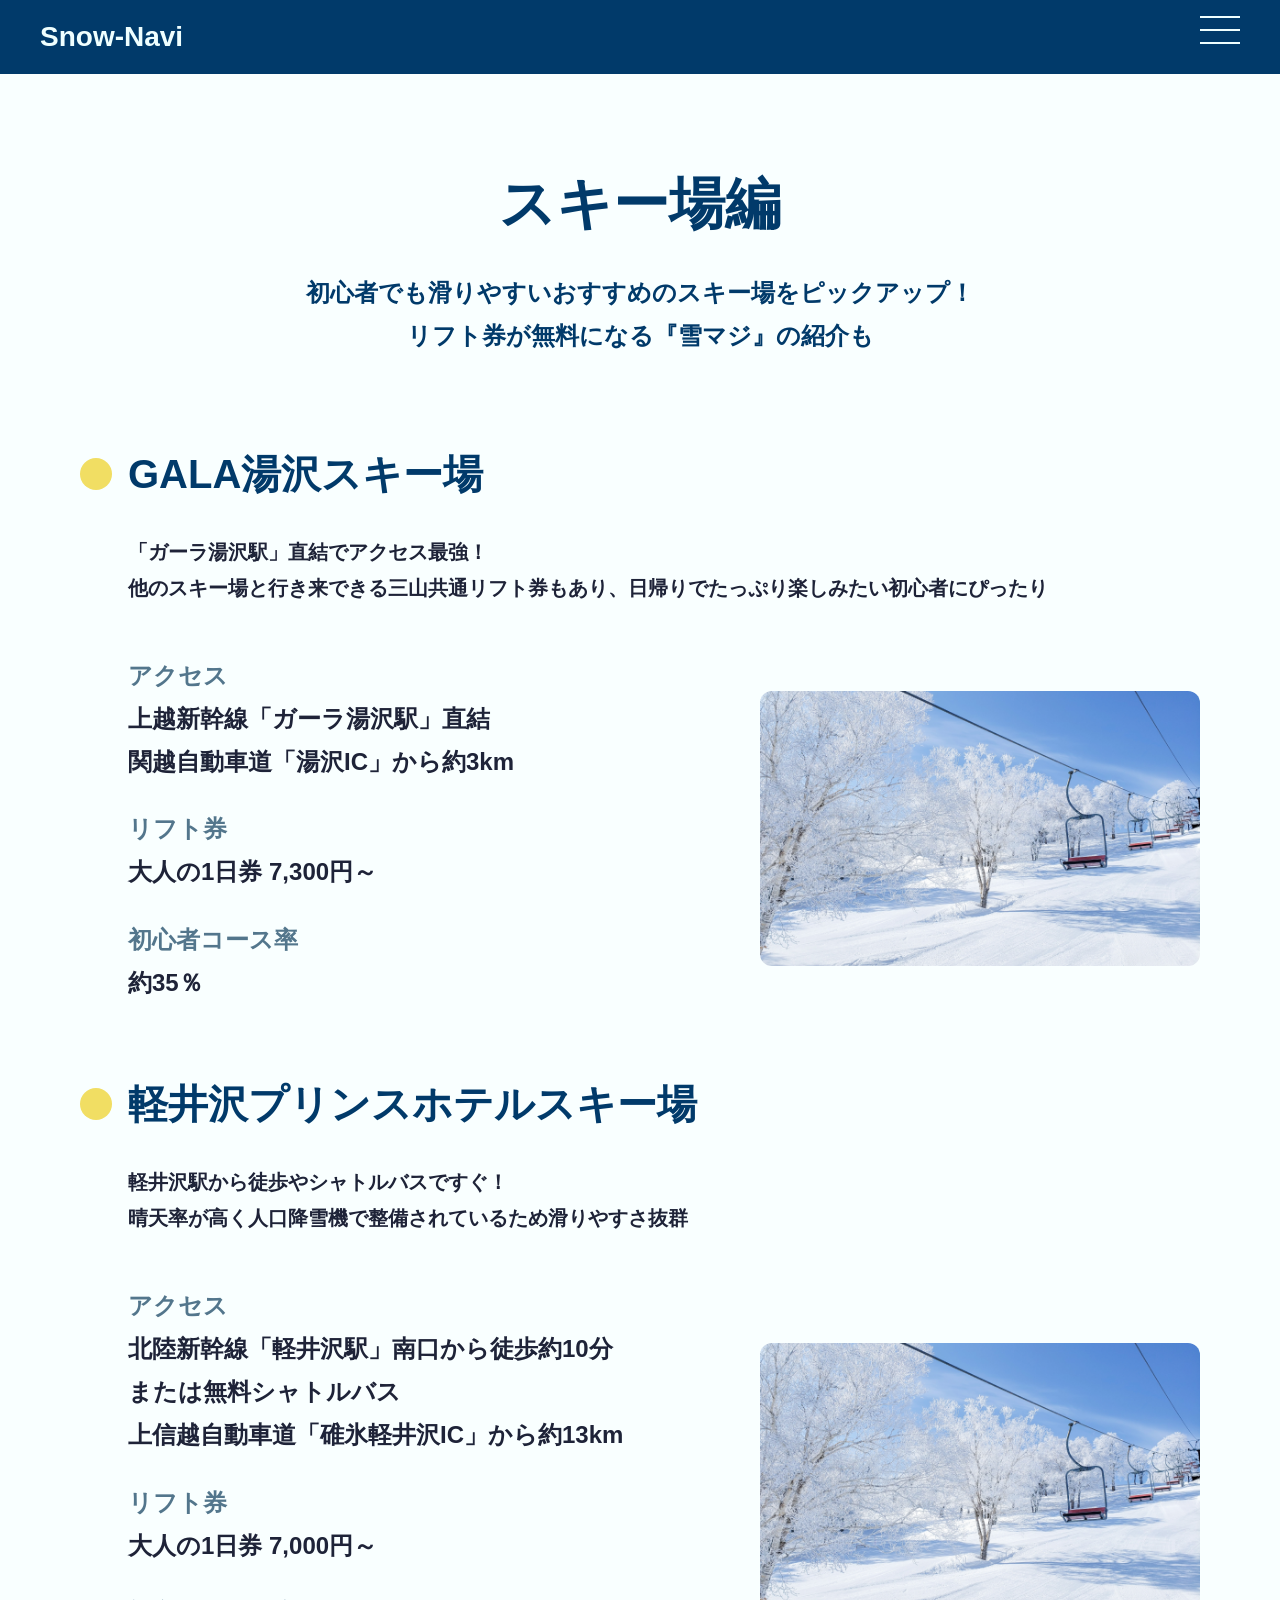
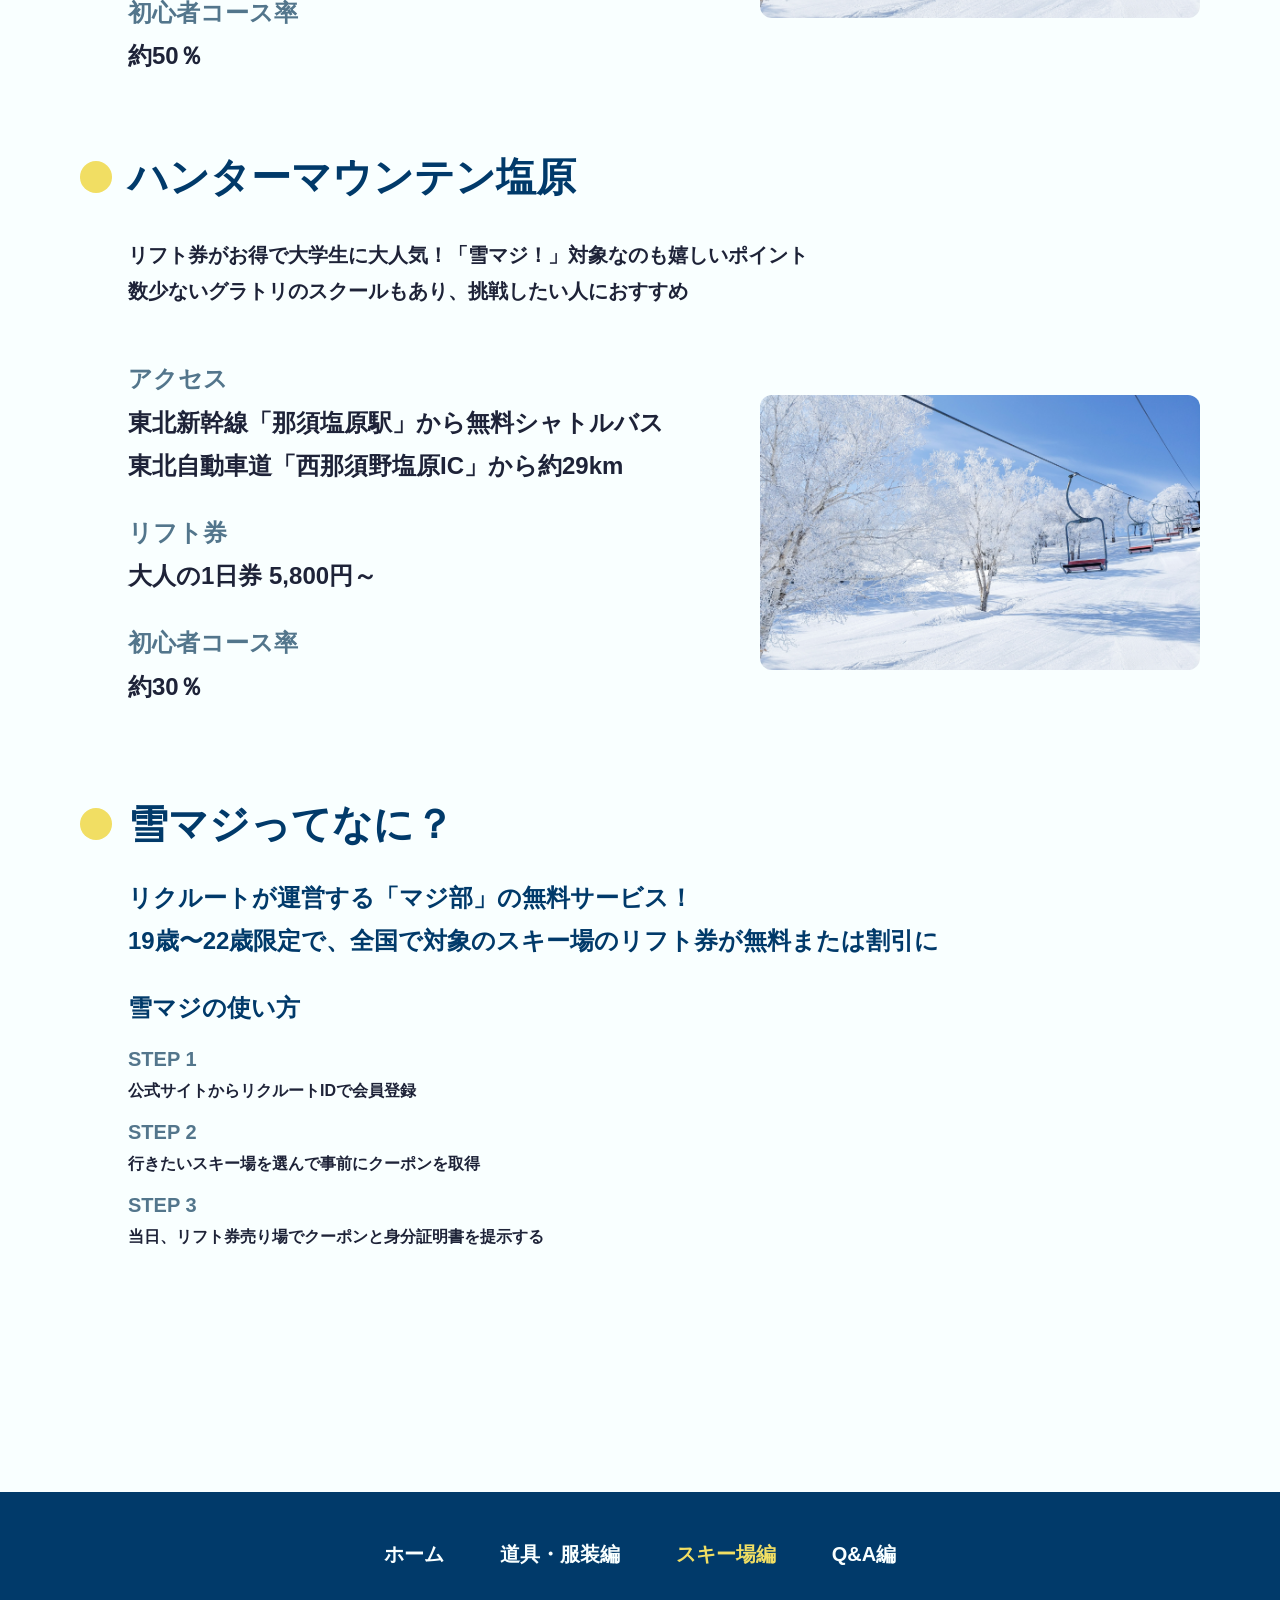
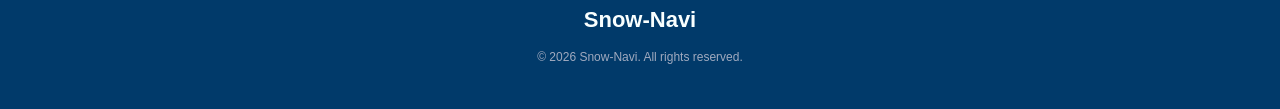
<file: ski.html>
<!doctype html>
<html lang="ja">
  <head>
    <meta name="viewport" content="width=device-width, initial-scale=1.0" />
    <meta charset="utf-8" />
    <title>スキー場編 | Snow-Navi</title>
    <link rel="icon" href="./favicon.ico" sizes="any" />
    <link rel="stylesheet" href="./reset.css" />
    <link rel="stylesheet" href="./style.css" />
  </head>

  <body>
    <!-- Header -->
    <header class="header">
      <a href="./index.html" class="header__logo">Snow-Navi</a>

      <button class="hamburger-menu" id="js-hamburger" aria-label="メニューを開く" aria-expanded="false">
        <span class="hamburger-menu__line"></span>
        <span class="hamburger-menu__line"></span>
        <span class="hamburger-menu__line"></span>
      </button>

      <nav class="sp-nav" id="js-sp-nav" aria-hidden="true">
        <ul class="sp-nav__list">
          <li class="sp-nav__item"><a href="./index.html" class="sp-nav__link">ホーム</a></li>
          <li class="sp-nav__item"><a href="./gear.html" class="sp-nav__link">道具・服装編</a></li>
          <!-- ski に is-current -->
          <li class="sp-nav__item"><a href="./ski.html" class="sp-nav__link is-current">スキー場編</a></li>
          <li class="sp-nav__item"><a href="./qa.html" class="sp-nav__link">Q&A編</a></li>
        </ul>
      </nav>
    </header>

    <div class="container">
      <!-- Main Content -->
      <main class="main-content">
        <!-- Page Title -->
        <section class="page-title">
          <h1 class="page-title__main">スキー場編</h1>
          <p class="page-title__sub">
            初心者でも滑りやすいおすすめのスキー場をピックアップ！
            <br />
            リフト券が無料になる『雪マジ』の紹介も
          </p>
        </section>

        <!-- Ski Resort List -->
        <section class="resort-section">
          <!-- Resort 01: GALA湯沢 -->
          <article class="resort-card">
            <div class="resort-card__header">
              <span class="resort-card__badge"></span>
              <h2 class="resort-card__title">GALA湯沢スキー場</h2>
            </div>

            <p class="resort-card__description">
              「ガーラ湯沢駅」直結でアクセス最強！
              <br />
              他のスキー場と行き来できる三山共通リフト券もあり、日帰りでたっぷり楽しみたい初心者にぴったり
            </p>

            <div class="resort-card__content">
              <dl class="resort-card__info">
                <div class="resort-card__info-group">
                  <dt>アクセス</dt>
                  <dd>
                    上越新幹線「ガーラ湯沢駅」直結
                    <br />
                    関越自動車道「湯沢IC」から約3km
                  </dd>
                </div>
                <div class="resort-card__info-group">
                  <dt>リフト券</dt>
                  <dd>大人の1日券 7,300円～</dd>
                </div>
                <div class="resort-card__info-group">
                  <dt>初心者コース率</dt>
                  <dd>約35％</dd>
                </div>
              </dl>
              <div class="resort-card__image-placeholder">
                <img class="resort-card__image" src="./images/top_bg.jpg" alt="GALA湯沢スキー場" />
              </div>
            </div>
          </article>

          <!-- Resort 02: 軽井沢プリンスホテル -->
          <article class="resort-card">
            <div class="resort-card__header">
              <span class="resort-card__badge"></span>
              <h2 class="resort-card__title">軽井沢プリンスホテルスキー場</h2>
            </div>

            <p class="resort-card__description">
              軽井沢駅から徒歩やシャトルバスですぐ！
              <br />
              晴天率が高く人口降雪機で整備されているため滑りやすさ抜群
            </p>

            <div class="resort-card__content">
              <dl class="resort-card__info">
                <div class="resort-card__info-group">
                  <dt>アクセス</dt>
                  <dd>
                    北陸新幹線「軽井沢駅」南口から徒歩約10分
                    <br />
                    または無料シャトルバス
                    <br />
                    上信越自動車道「碓氷軽井沢IC」から約13km
                  </dd>
                </div>
                <div class="resort-card__info-group">
                  <dt>リフト券</dt>
                  <dd>大人の1日券 7,000円～</dd>
                </div>
                <div class="resort-card__info-group">
                  <dt>初心者コース率</dt>
                  <dd>約50％</dd>
                </div>
              </dl>
              <div class="resort-card__image-placeholder">
                <img class="resort-card__image" src="../images/top_bg.jpg" alt="軽井沢プリンスホテルスキー場" />
              </div>
            </div>
          </article>

          <!-- Resort 03: ハンターマウンテン塩原 -->
          <article class="resort-card">
            <div class="resort-card__header">
              <span class="resort-card__badge"></span>
              <h2 class="resort-card__title">ハンターマウンテン塩原</h2>
            </div>

            <p class="resort-card__description">
              リフト券がお得で大学生に大人気！「雪マジ！」対象なのも嬉しいポイント
              <br />
              数少ないグラトリのスクールもあり、挑戦したい人におすすめ
            </p>

            <div class="resort-card__content">
              <dl class="resort-card__info">
                <div class="resort-card__info-group">
                  <dt>アクセス</dt>
                  <dd>
                    東北新幹線「那須塩原駅」から無料シャトルバス
                    <br />
                    東北自動車道「西那須野塩原IC」から約29km
                  </dd>
                </div>
                <div class="resort-card__info-group">
                  <dt>リフト券</dt>
                  <dd>大人の1日券 5,800円～</dd>
                </div>
                <div class="resort-card__info-group">
                  <dt>初心者コース率</dt>
                  <dd>約30％</dd>
                </div>
              </dl>
              <div class="resort-card__image-placeholder">
                <img class="resort-card__image" src="../images/top_bg.jpg" alt="ハンターマウンテン塩原" />
              </div>
            </div>
          </article>
        </section>

        <!-- Yukimaji Section -->
        <section class="yukimaji-section">
          <div class="yukimaji-section__header">
            <span class="yukimaji-section__badge"></span>
            <h2 class="yukimaji-section__title">雪マジってなに？</h2>
          </div>

          <div class="yukimaji-section__intro">
            <p class="yukimaji-section__text">
              リクルートが運営する「マジ部」の無料サービス！
              <br />
              19歳〜22歳限定で、全国で対象のスキー場のリフト券が無料または割引に
            </p>
          </div>

          <div class="yukimaji-section__steps">
            <h3 class="yukimaji-section__steps-title">雪マジの使い方</h3>
            <ol class="step-list">
              <li class="step-list__item">
                <span class="step-list__label">STEP 1</span>
                <p class="step-list__text">公式サイトからリクルートIDで会員登録</p>
              </li>
              <li class="step-list__item">
                <span class="step-list__label">STEP 2</span>
                <p class="step-list__text">行きたいスキー場を選んで事前にクーポンを取得</p>
              </li>
              <li class="step-list__item">
                <span class="step-list__label">STEP 3</span>
                <p class="step-list__text">当日、リフト券売り場でクーポンと身分証明書を提示する</p>
              </li>
            </ol>
          </div>
        </section>
      </main>
    </div>

    <!-- Footer -->
    <footer class="footer">
      <nav class="footer-nav">
        <ul class="footer-nav__list">
          <li class="footer-nav__item"><a href="./index.html" class="footer-nav__link">ホーム</a></li>
          <li class="footer-nav__item"><a href="./gear.html" class="footer-nav__link">道具・服装編</a></li>
          <!-- ski に is-current -->
          <li class="footer-nav__item"><a href="./ski.html" class="footer-nav__link is-current">スキー場編</a></li>
          <li class="footer-nav__item"><a href="./qa.html" class="footer-nav__link">Q&A編</a></li>
        </ul>
      </nav>
      <a href="./index.html" class="footer__logo">Snow-Navi</a>
      <p class="footer__copyright">&copy; 2026 Snow-Navi. All rights reserved.</p>
    </footer>

    <script src="./main.js" defer></script>
  </body>
</html>
</file>
<file: style.css>
@charset "utf-8";

/* ========================= 変数定義  カラー　=========================*/
:root {
    --base-color: #EFFFFF;
    --main-color: #013A6A;
    --accent-color: #F1DE63;
    --black-color: #1E2338;
    --white-color: #F9FFFF;
    --shadow-color: #53768C;

}

/* ========================= 全体レイアウト  ============================= */
*,
*::before,
*::after {
    box-sizing: border-box;
}

html {
    scroll-behavior: smooth;
    width: 100%;
    overflow-x: hidden;
}

body {
    background-color: var(--white-color);
    color: var(--black-color);
    width: 100%;
    margin: 0;
    padding: 0;
    position: relative;
    font-family: "Noto Sans JP", sans-serif;
    line-height: 1.8;
    overflow-x: hidden;
}

.container {
    max-width: 1200px;
    width: calc(100% - 160px);
    margin: 0 auto;
    box-sizing: border-box;
}

/* ========================= ヘッダー & ドロワーナビ ============================== */
.header {
    position: relative;
    top: 0;
    display: flex;
    width: 100%;
    align-items: center;
    justify-content: space-between;
    padding: 12px 40px;
    background-color: var(--main-color);
    box-sizing: border-box;
    z-index: 1000;
}

.header__logo {
    font-size: 28px;
    font-weight: bold;
    color: var(--base-color);
    text-decoration: none;
    z-index: 1002;
}

.hamburger-menu {
    position: fixed;
    top: 16px;
    right: 40px;
    display: flex;
    flex-direction: column;
    justify-content: space-between;
    width: 40px;
    height: 28px;
    background: transparent;
    border: none;
    cursor: pointer;
    padding: 0;
    z-index: 1010;
}

.hamburger-menu__line {
    display: block;
    width: 100%;
    height: 2px;
    background-color: var(--base-color);
    transition: transform 0.3s ease, opacity 0.3s ease, background-color 0.3s ease;
}

/* スクロールしてヘッダーから外れたとき：--main-color（紺色）に変化 */
.hamburger-menu.is-scrolled .hamburger-menu__line {
    background-color: var(--main-color);
}

/* メニューが開いているとき（is-active）：スクロール状態に関わらず --base-color に戻す */
.hamburger-menu.is-active .hamburger-menu__line {
    background-color: var(--base-color) !important;
}

.hamburger-menu.is-active .hamburger-menu__line:nth-child(1) {
    transform: translateY(13px) rotate(45deg);
}

.hamburger-menu.is-active .hamburger-menu__line:nth-child(2) {
    opacity: 0;
}

.hamburger-menu.is-active .hamburger-menu__line:nth-child(3) {
    transform: translateY(-13px) rotate(-45deg);
}

/* ドロワーナビ */
.sp-nav {
    position: fixed;
    top: 0;
    right: -100%;
    width: 400px;
    height: 100vh;
    background-color: var(--main-color);
    padding: 100px 80px 40px 80px;
    box-sizing: border-box;
    transition: right 0.3s ease;
    z-index: 1005;
}

.sp-nav.is-open {
    right: 0;
}

.sp-nav__list {
    list-style: none;
    padding: 0;
    margin: 0;
}

.sp-nav__link {
    position: relative;
    display: inline-block;
    padding: 12px 0;
    color: var(--base-color);
    text-decoration: none;
    font-weight: bold;
    font-size: 20px;
    transition: color 0.3s ease;
}

.sp-nav__link::after {
    content: '';
    position: absolute;
    bottom: 4px;
    left: 0;
    width: 0;
    height: 3px;
    background-color: var(--base-color);
    transition: width 0.3s ease;
    border-radius: 2px;
}

.sp-nav__link:hover::after {
    width: 100%;
}

.sp-nav__link:hover {
    color: var(--base-color);
}

.sp-nav__link.is-current {
    color: var(--accent-color);
}

.sp-nav__link.is-current:hover {
    color: var(--accent-color);
}

/* ======================= 共通パーツ（見出し・ボタン・カード）============================ */
.main-content {
    width: 100%;
    max-width: 1440px;
    margin: 0 auto;
    padding: 40px 0;
}

/* ページタイトル */
.page-title {
    margin: 40px 0 80px 0;
    display: flex;
    flex-direction: column;
    align-items: center;
    text-align: center;
}

.page-title__main {
    font-size: 56px;
    font-weight: bold;
    margin: 0 0 16px 0;
    line-height: 1.8;
    color: var(--main-color);
}

.page-title__sub {
    font-size: 24px;
    font-weight: bold;
    margin: 0;
    color: var(--main-color);
}

/* セクション構造 */
.section {
    width: calc(100% - 160px);
    margin: 120px auto 0;
    display: flex;
    flex-direction: column;
}

.section__header {
    display: flex;
    align-items: center;
    gap: 32px;
}

.section-number {
    position: relative;
    width: 80px;
    height: 80px;
    flex-shrink: 0;
}

.section-number__bg {
    width: 80px;
    height: 80px;
    background-color: var(--accent-color);
    border-radius: 50%;
    position: absolute;
    top: 0;
    left: 0;
}

.section-number__text {
    position: absolute;
    top: 50%;
    left: 50%;
    transform: translate(-50%, -50%);
    font-weight: bold;
    color: var(--main-color);
    font-size: 40px;
    line-height: 1;
}

.section__title {
    font-size: 40px;
    font-weight: bold;
    color: var(--main-color);
    margin: 0;
}

.section__description {
    margin-top: 8px;
    margin-left: 112px;
    font-size: 24px;
    line-height: 1.8;
    font-weight: bold;
    color: var(--main-color);
}

/* 共通ボタンリンク */
.btn-link {
    display: inline-flex;
    align-items: center;
    justify-content: center;
    margin: 80px auto 0;
    padding: 4px 32px;
    background-color: var(--base-color);
    border: 2px solid var(--main-color);
    border-radius: 12px;
    text-decoration: none;
    transition: all 0.3s ease;
}

.btn-link__text {
    font-size: 24px;
    font-weight: bold;
    color: var(--main-color);
    transition: color 0.3s ease;
}

.btn-link::after {
    content: "";
    display: inline-block;
    width: 12px;
    height: 12px;
    border-top: 3px solid var(--main-color);
    border-right: 3px solid var(--main-color);
    transform: rotate(45deg);
    margin-left: 16px;
    transition: border-color 0.3s ease;
}


.btn-link:hover {
    background-color: var(--main-color);
}

.btn-link:hover .btn-link__text {
    color: var(--base-color);
}

.btn-link:hover::after {
    border-color: var(--base-color);
}

/* ===================　ホーム =========================== */
.top {
    width: 100%;
}

.top__catchphrase {
    position: relative;
    width: 100%;
    aspect-ratio: 2 / 1;
    overflow: hidden;
}

.top__bg-image {
    position: absolute;
    top: 0;
    left: 0;
    width: 100%;
    height: 100%;
    object-fit: cover;
    z-index: 1;
}

.top__title {
    position: absolute;
    top: 50%;
    left: 10%;
    transform: translateY(-50%);
    font-size: 56px;
    line-height: 1.8;
    font-weight: bold;
    color: var(--main-color);
    text-shadow: 0 2px 8px rgba(0, 0, 0, 0.4);
    margin: 0;
    z-index: 2;
}

/* 吹き出し */
.top__balloons {
    display: flex;
    flex-direction: column;
    gap: 0px;
    width: calc(100% - 160px);
    margin: 80px auto 0;
    padding: 0 80px;
}

.speech-balloon {
    position: relative;
    display: block;
    padding: 20px 32px;
    background-color: var(--main-color);
    border-radius: 20px;
    width: fit-content;
    max-width: 80%;
}

.speech-balloon__text {
    margin: 0;
    font-size: 20px;
    line-height: 1.6;
    font-weight: bold;
    color: var(--base-color);
    word-break: break-word;
}

.speech-balloon::after {
    content: "";
    position: absolute;
    bottom: -10px;
    border: 20px solid transparent;
}

.speech-balloon--left {
    align-self: flex-start;
}

.speech-balloon--left::after {
    left: -16px;
    border-right-color: var(--main-color);
    transform: rotate(-135deg);
}

.speech-balloon--right {
    align-self: flex-end;
}

.speech-balloon--right::after {
    right: -16px;
    border-left-color: var(--main-color);
    transform: rotate(135deg);
}

.top__balloons .speech-balloon:nth-child(1) {
    align-self: flex-start;
    margin-left: 14%;
}

.top__balloons .speech-balloon:nth-child(2) {
    margin-right: 10%;
    margin-top: 64px;
}

.top__balloons .speech-balloon:nth-child(3) {
    align-self: flex-start;
    margin-left: 10%;
    margin-top: 24px;
}

/* リード文 */
.top__lead {
    display: flex;
    flex-direction: column;
    align-items: center;
    gap: 16px;
    width: calc(100% - 160px);
    margin: 80px auto;
    text-align: center;
}

.top__lead-main {
    font-weight: bold;
    color: var(--main-color);
    font-size: 48px;
    line-height: 1.8;
    margin: 0;
    word-break: keep-all;
    overflow-wrap: break-word;
}

.top__lead-sub {
    font-weight: bold;
    color: var(--main-color);
    font-size: 32px;
    line-height: 1.8;
    margin: 0;
}

.br-550 {
    display: none;
}

/* ---------------------------------セクション01: 道具・服装（トップページ用） --------------------------------- */
.top-gear-categories {
    display: flex;
    justify-content: center;
    gap: 32px;
    margin: 80px 0 0 0;
    flex-wrap: wrap;
    /* レスポンシブ対応：画面幅に合わせて折り返し */
}

/* カード本体 */
.top-gear-card {
    position: relative;
    flex: 1 1 320px;
    max-width: 360px;
    background-color: var(--main-color);
    border-radius: 12px;
    box-sizing: border-box;
    padding-top: 40px;
    display: flex;
    flex-direction: column;
}

/* カード小見出し */
.top-gear-card__title {
    display: flex;
    align-items: center;
    justify-content: center;
    padding: 2px 24px;
    position: absolute;
    top: -40px;
    left: 50%;
    transform: translateX(-50%);
    background-color: var(--base-color);
    border-radius: 12px;
    font-size: 32px;
    font-weight: bold;
    color: var(--main-color);
    white-space: nowrap;
}

/* リスト全体の枠組み（共通設定） */
.top-gear-card__list {
    display: flex;
    flex-direction: column;
    gap: 16px;
    padding: 0;
    list-style: none;
}

/* 1番目のカード（道具）のマージン */
.top-gear-card:nth-child(1) .top-gear-card__list {
    margin: 16px 64px 91px 40px;
}

/* 2番目（服装）・3番目（小物）のカードのマージン */
.top-gear-card:nth-child(2) .top-gear-card__list,
.top-gear-card:nth-child(3) .top-gear-card__list {
    margin: 16px 40px 40px 40px;
}

/* ---リスト内部・チェックボックス--- */
.top-gear-card__list-item {
    margin: 0;
    padding: 0;
}

/* 1行分のチェックボックス＋ラベルエリア */
.top-gear-card__item {
    display: flex;
    align-items: center;
    gap: 24px;
    /* チェックボックスとテキストの間隔 */
    font-size: 24px;
    font-weight: bold;
    color: var(--base-color);
    cursor: pointer;
}

/* チェックボックス本体の設定 */
.top-gear-card__item input[type="checkbox"] {
    width: 24px;
    height: 24px;
    margin: 0;
    cursor: pointer;
    flex-shrink: 0;
    /* テキスト長で枠が潰れるのを防止 */
}


/* ------------------------------セクション02: スキー場（トップページ用） ------------------------------ */
.top-resort-list {
    display: flex;
    flex-direction: column;
    align-items: center;
    /* カードを中央寄せ */
    gap: 40px;
    margin-top: 40px;
    width: 100%;
}

.top-resort-card {
    display: flex;
    flex-direction: column;
    gap: 32px;
    padding: 40px 56px;
    background-color: var(--base-color);
    /* 背景色ボックス */
    border-radius: 12px;
    box-sizing: border-box;
    width: 85%;
    /* 親要素に合わせて可変 */
}

.top-resort-card__title {
    font-size: 32px;
    font-weight: bold;
    color: var(--main-color);
    margin: 0;
}

/* スキー場名の下に入る「文章＋画像」の横並びコンテナ */
.top-resort-card__body {
    display: flex;
    align-items: center;
    justify-content: space-between;
    gap: 40px;
    width: 100%;
}

.top-resort-card__info {
    display: flex;
    flex-direction: column;
    gap: 24px;
    flex: 1;
    min-width: 0;
    margin: 0;
}

.top-resort-card__info-group {
    display: flex;
    flex-direction: column;
    gap: 4px;
    font-size: 20px;
    font-weight: bold;
    color: var(--black-color);
}

.top-resort-card__info-group dt {
    font-size: 18px;
    color: var(--shadow-color);
    margin: 0;
}

.top-resort-card__info-group dd {
    font-size: 20px;
    margin: 0;
    word-break: break-word;
}

/* 画像エリア（可変対応） */
.top-resort-card__image-wrapper {
    width: 45%;
    max-width: 480px;
    aspect-ratio: 1.6;
    background-color: #fff;
    /* カード背景と同化しないよう白背景に調整 */
    border-radius: 10px;
    overflow: hidden;
    flex-shrink: 0;
}

.top-resort-card__image {
    width: 100%;
    height: 100%;
    object-fit: cover;
}



/* =======================　道具・服装編 ========================== */
.gear-categories {
    display: flex;
    justify-content: center;
    gap: 32px;
    margin: 80px 0 0 0;
    flex-wrap: wrap;
}

.gear-card {
    position: relative;
    flex: 1 1 320px;
    max-width: 360px;
    background-color: var(--main-color);
    border-radius: 12px;
    padding-top: 40px;
    display: flex;
    flex-direction: column;
}

.gear-card__title {
    display: flex;
    align-items: center;
    justify-content: center;
    padding: 2px 24px;
    position: absolute;
    top: -40px;
    left: 50%;
    transform: translateX(-50%);
    background-color: var(--main-color);
    /* border: 2px solid var(--main-color); */
    border-radius: 12px;
    font-size: 32px;
    font-weight: bold;
    color: var(--base-color);
    white-space: nowrap;
}

.gear-card__list {
    display: flex;
    flex-direction: column;
    gap: 16px;
    padding: 0;
    list-style: none;
}

.gear-card:nth-child(1) .gear-card__list {
    margin: 16px 64px 91px 40px;
}

.gear-card:nth-child(2) .gear-card__list,
.gear-card:nth-child(3) .gear-card__list {
    margin: 16px 40px 40px 40px;
}

.gear-card__item {
    display: flex;
    align-items: center;
    gap: 24px;
    font-size: 24px;
    font-weight: bold;
    color: var(--base-color);
    cursor: pointer;
}

.gear-card__item input[type="checkbox"] {
    width: 24px;
    height: 24px;
    margin: 0;
    cursor: pointer;
    flex-shrink: 0;
    accent-color: var(--accent-color);
}

.gear-section {
    display: flex;
    flex-direction: column;
    gap: 32px;
    margin-bottom: 72px;
    width: calc(100% - 160px);
    margin-left: auto;
    margin-right: auto;
}

.gear-section__badge {
    display: flex;
    align-items: center;
    gap: 16px;
}

.gear-section__badge-bg {
    width: 32px;
    height: 32px;
    background-color: var(--accent-color);
    border-radius: 50%;
    flex-shrink: 0;
}

.gear-section__badge-text {
    font-size: 40px;
    font-weight: bold;
    color: var(--main-color);
}

.gear-section__content {
    display: flex;
    flex-direction: row;
    align-items: center;
    gap: 64px;
    width: calc(100% - 40px);
    margin-left: 48px;
}

.gear-checklist {
    display: flex;
    flex-direction: column;
    gap: 24px;
    padding: 40px 32px 24px 32px;
    background-color: var(--main-color);
    border-radius: 12px;
    width: 320px;
    flex-shrink: 0;
}

.gear-checklist__item {
    display: flex;
    align-items: center;
    gap: 24px;
    font-size: 24px;
    font-weight: bold;
    color: var(--base-color);
    cursor: pointer;
}

.gear-checklist__item input[type="checkbox"] {
    width: 24px;
    height: 24px;
    margin: 0;
    cursor: pointer;
    accent-color: var(--accent-color);
}

.gear-detail {
    flex: 1;
    min-width: 0;
}

.gear-detail__title {
    font-size: 24px;
    font-weight: bold;
    line-height: 1.8;
    color: var(--main-color);
}

.gear-detail__text {
    font-size: 16px;
    line-height: 1.8;
    font-weight: bold;
    color: var(--black-color);
    margin: 0;
}

.gear-detail__list dt {
    font-size: 16px;
    font-weight: bold;
    margin-top: 8px;
    color: var(--shadow-color);
}

.gear-detail__list dd {
    font-size: 16px;
    line-height: 1.8;
    margin: 2px 0 10px 0;
    font-weight: bold;
    color: var(--black-color);
}

.gear-detail_top {
    margin-left: 48px;
}

.gear-detail_down {
    margin-left: 48px;
}

/* ====================== スキー場編 ============================ */
.resort-section {
    display: flex;
    flex-direction: column;
    gap: 64px;
    margin-bottom: 80px;
}

/* スキー場カード全体 */
.resort-card {
    display: flex;
    flex-direction: column;
    gap: 16px;
    width: 100%;
}

/* タイトル＋丸アイコン */
.resort-card__header {
    display: flex;
    align-items: center;
    gap: 16px;
}

/* 丸アイコン */
.resort-card__badge {
    width: 32px;
    height: 32px;
    background-color: var(--accent-color);
    border-radius: 50%;
    flex-shrink: 0;
    display: inline-block;
}

.resort-card__title {
    font-size: 40px;
    font-weight: bold;
    color: var(--main-color);
    margin: 0;
}

/* 説明文とコンテンツのインデント調整 */
.resort-card__description,
.resort-card__content {
    padding-left: 48px;
}

.resort-card__description {
    font-size: 20px;
    font-weight: bold;
    color: var(--black-color);
    line-height: 1.8;
    margin-top: 8px;
    margin-bottom: 32px;
}

/* 左：情報 / 右：画像エリア（上下中央揃え） */
.resort-card__content {
    display: flex;
    align-items: center;
    justify-content: space-between;
    gap: 40px;
    width: 100%;
    margin-right: 60px;
}

.resort-card__info {
    display: flex;
    flex-direction: column;
    gap: 24px;
    flex: 1;
    min-width: 0;
    margin: 0;
}

.resort-card__info-group {
    display: flex;
    flex-direction: column;
    color: var(--black-color);
}

.resort-card__info-group dt {
    font-size: 24px;
    font-weight: bold;
    margin: 0;
    color: var(--shadow-color);
}

.resort-card__info-group dd {
    margin: 0;
    font-size: 24px;
    font-weight: bold;
    line-height: 1.8;
    word-break: break-word;
}

/* 初心者コース率の装飾
.resort-card__info-group:last-child dd::before {
    content: "------------ ";
    letter-spacing: -2px;
    margin-right: 8px;
    color: #1a1a1a;
} */

/* 画像プレースホルダー（幅可変対応） */
.resort-card__image-placeholder {
    flex: 0 1 440px;
    width: 100%;
    aspect-ratio: 1.6;
    background-color: var(--base-color);
    border-radius: 12px;
    flex-shrink: 0;
    overflow: hidden;
}

.resort-card__image {
    width: 100%;
    height: 100%;
    object-fit: cover;
    display: block;
}


/* --------- 雪マジ --------------- */
.yukimaji-section {
    display: flex;
    flex-direction: column;
    margin-top: 20px;
    margin-bottom: 80px;
}

.yukimaji-section__header {
    display: flex;
    align-items: center;
    gap: 16px;
    margin-bottom: 16px;
}

.yukimaji-section__badge {
    width: 32px;
    height: 32px;
    background-color: var(--accent-color);
    border-radius: 50%;
    flex-shrink: 0;
    display: inline-block;
}

.yukimaji-section__title {
    font-size: 40px;
    font-weight: bold;
    color: var(--main-color);
    margin: 0;
}

.yukimaji-section__text {
    font-size: 24px;
    font-weight: bold;
    color: var(--main-color);
    line-height: 1.8;
    margin: 0 0 24px 48px;
}

.yukimaji-section__steps {
    margin-left: 48px;
}

.yukimaji-section__steps-title {
    font-size: 24px;
    font-weight: bold;
    margin: 0 0 12px 0;
    color: var(--main-color);
}

.step-list {
    display: flex;
    flex-direction: column;
    gap: 8px;
    padding: 0;
    margin: 0;
    list-style: none;
}

.step-list__item {
    display: flex;
    flex-direction: column;
    gap: px;
}

.step-list__label {
    font-size: 20px;
    font-weight: bold;
    color: var(--shadow-color);
}

.step-list__text {
    font-size: 16px;
    font-weight: bold;
    color: var(--black-color);
    margin: 0;
}



/* ========================= Q&A編　===================== */
.qa-section {
    display: flex;
    flex-direction: column;
    gap: 40px;
    margin-bottom: 120px;
}

.qa-list {
    display: flex;
    flex-direction: column;
    align-items: center;
    align-self: center;
    margin-top: 40px;
    width: 85%;
    gap: 40px;
}

/* 開閉（アコーディオン）UIと静的カードUIの両方に対応 */
.qa-item,
.qa-card {
    display: flex;
    flex-direction: column;
    gap: 24px;
    width: 100%;
}

.qa-card {
    border-bottom: 2px solid rgba(11, 19, 43, 0.15);
    padding-bottom: 60px;
}

.qa-card:last-child {
    border-bottom: none;
}

/* Question Header */
.qa-item__question,
.qa-card__question {
    position: relative;
    display: flex;
    align-items: center;
    gap: 24px;
    padding: 16px 96px 16px 32px;
    background-color: var(--main-color);
    border-radius: 12px;
    user-select: none;
}

.qa-item__badge--q,
.qa-card__badge--q {
    display: flex;
    align-items: center;
    justify-content: center;
    width: 64px;
    height: 64px;
    border-radius: 50%;
    background-color: var(--accent-color);
    font-weight: bold;
    color: var(--main-color);
    font-size: 40px;
    flex-shrink: 0;
    line-height: 1;
}

.qa-item__question {
    font-size: 32px;
    font-weight: bold;
    color: var(--base-color);
    margin: 0;
    line-height: 1.8;
}

/* 開閉トグル用（+ / - マーク） */
.qa-item__question::before {
    content: "";
    position: absolute;
    right: 32px;
    top: 50%;
    transform: translateY(-50%);
    width: 32px;
    height: 4px;
    background-color: var(--accent-color);
    border-radius: 2px;
}

.qa-item__question::after {
    content: "";
    position: absolute;
    right: 46px;
    top: 50%;
    transform: translateY(-50%);
    width: 4px;
    height: 32px;
    background-color: var(--accent-color);
    border-radius: 2px;
    transition: transform 0.3s ease, opacity 0.3s ease;
}

.qa-item.is-open .qa-item__question::after {
    opacity: 0;
    transform: translateY(-50%) rotate(90deg);
}

/* Answer Body */
.qa-item__answer {
    display: flex;
    align-items: flex-start;
    gap: 32px;
    padding: 0px 104px 0px 32px;
    height: auto;
}

.qa-item:not(.is-open) .qa-item__answer {
    display: none;
}

.qa-item__badge--a {
    display: flex;
    align-items: center;
    justify-content: center;
    width: 64px;
    height: 64px;
    background-color: var(--main-color);
    border-radius: 50%;
    font-weight: bold;
    color: var(--base-color);
    font-size: 40px;
    flex-shrink: 0;
    line-height: 1;
}

.qa-item__answer .qa-item__text {
    font-size: 24px;
    line-height: 1.8;
    font-weight: bold;
    color: var(--main-color);
    margin: 0;
    flex-grow: 1;
}

.qa-card__answer-text p {
    margin: 0 0 16px 0;
}

.qa-card__answer-text p:last-child {
    margin-bottom: 0;
}

/* Q&A 内の特殊装飾 */
.qa-card__rule-list {
    padding-left: 24px;
    margin: 16px 0;
}

.qa-card__rule-list li {
    margin-bottom: 8px;
    line-height: 1.8;
}

.qa-card__step-group {
    margin: 20px 0;
    background-color: var(--white-color);
    padding: 20px;
    border-radius: 12px;
}

.qa-card__step-group h3 {
    font-size: 20px;
    margin: 0 0 12px 0;
    border-bottom: 2px solid var(--main-color);
    padding-bottom: 4px;
}

.qa-card__step-group ol {
    padding-left: 20px;
    margin: 0;
}

.qa-card__step-group li {
    margin-bottom: 8px;
}

.qa-card__note {
    margin-top: 16px;
    font-size: 24px;
    color: var(--main-color);
}

/* ====================== フッター ======================== */
.footer {
    background-color: var(--main-color);
    padding: 40px 20px;
    text-align: center;
    color: var(--white-color);
    margin-top: 120px;
}

.footer-nav__list {
    display: flex;
    justify-content: center;
    gap: 56px;
    list-style: none;
    padding: 0;
    margin: 0 0 24px 0;
    flex-wrap: wrap;
}

.footer-nav__link {
    position: relative;
    display: inline-block;
    padding: 4px 0;
    color: var(--white-color);
    text-decoration: none;
    font-weight: bold;
    font-size: 20px;
    transition: color 0.3s ease;
}

.footer-nav__link::after {
    content: '';
    position: absolute;
    bottom: 0;
    left: 0;
    width: 0;
    height: 2px;
    background-color: var(--base-color);
    transition: width 0.3s ease;
}

.footer-nav__link:hover::after {
    width: 100%;
}

.footer-nav__link:hover {
    color: var(--base-color);
}

.footer-nav__link.is-current {
    color: var(--accent-color);
}

.footer-nav__link.is-current:hover::after {
    background-color: var(--accent-color);
}

.footer__logo {
    font-size: 22px;
    font-weight: bold;
    margin-bottom: 8px;
    text-decoration: none;
    color: inherit;
    display: inline-block;
}


.footer__copyright {
    font-size: 12px;
    color: #A0AABF;
    margin: 0;
}

/* ======================== レスポンシブ (メディアクエリ)========================== */
/* タブレット (1184px 以下) */
@media screen and (max-width: 1184px) {

    .container,
    .top__balloons,
    .top__lead,
    .section,
    .gear-section {
        width: calc(100% - 64px);
    }

    .section__description {
        margin-left: 112px;
        margin-top: 16px;
        font-size: 20px;
    }

    .resort-card,
    .qa-list {
        width: 100%;
    }
}

/* 1087px 以下 */
@media screen and (max-width: 1087px) {
    .top__lead-main {
        font-size: 32px;
    }

    .top__lead-sub {
        font-size: 16px;
    }
}

/* スマホ (768px 以下) */
@media screen and (max-width: 768px) {

    .container,
    .top__balloons,
    .top__lead,
    .section,
    .gear-section {
        width: calc(100% - 32px);
        margin-top: 60px;
    }

    .main-content {
        padding: 40px 16px;
    }

    .header {
        padding: 12px 20px;
    }

    .header__logo {
        font-size: 24px;
    }

    .sp-nav {
        width: 100%;
        padding: 80px 32px 40px;
    }

    .top__title {
        font-size: 28px;
        left: 5%;
    }

    .top__balloons {
        padding: 0;
        margin-top: 40px;
    }

    .speech-balloon {
        max-width: 100%;
        padding: 12px 20px;
    }

    .speech-balloon__text {
        font-size: 15px;
    }

    .top__lead-main {
        font-size: 24px;
    }

    .top__lead-sub {
        font-size: 16px;
    }

    .section__header {
        gap: 16px;
    }

    .section-number,
    .section-number__bg {
        width: 50px;
        height: 50px;
    }

    .section-number__text {
        font-size: 24px;
    }

    .section__title {
        font-size: 24px;
    }

    .section__description {
        font-size: 16px;
        margin-left: 0;
        margin-top: 8px;
    }


    .top-resort-card {
        width: 100%;
        /* スマホ時は画面いっぱいに広げる */
        padding: 24px;
    }

    .top-resort-card__body {
        flex-direction: column-reverse;
        /* スマホでは画像が上、文章が下 */
        gap: 24px;
    }

    .top-resort-card__image-wrapper {
        width: 100%;
        max-width: none;
    }

    .top-resort-card__title {
        font-size: 24px;
    }

    .gear-categories,
    .gear-section__content {
        flex-direction: column;
        align-items: center;
        gap: 40px;
        margin-left: 0;
        width: 100%;
    }

    .gear-checklist {
        width: 100%;
    }

    .resort-card {
        padding: 24px 20px;
        gap: 20px;
    }

    .resort-card__title {
        font-size: 22px;
    }

    .resort-card__body,
    .resort-card__content {
        flex-direction: column-reverse;
        gap: 20px;
    }

    .resort-card__image-wrapper,
    .resort-card__image-placeholder {
        width: 100%;
        max-width: 100%;
    }

    .resort-card__info-group {
        font-size: 16px;
    }

    /* QAレスポンシブ */
    .qa-list {
        width: 100%;
        gap: 20px;
    }

    .qa-item__question,
    .qa-card__question {
        padding: 12px 60px 12px 16px;
        gap: 12px;
    }

    .qa-item__badge--q,
    .qa-card__badge--q,
    .qa-item__badge--a,
    .qa-card__badge--a {
        width: 40px;
        height: 40px;
        font-size: 20px;
    }

    .qa-item__question .qa-item__text,
    .qa-card__question-text {
        font-size: 18px;
    }

    .qa-item__answer,
    .qa-card__answer {
        padding: 0 16px;
        gap: 12px;
    }

    .qa-item__answer .qa-item__text,
    .qa-card__answer-text {
        font-size: 15px;
        margin-top: 0;
    }

    .btn-link {
        margin-top: 40px;
    }

    .btn-link__text {
        font-size: 18px;
    }

    .footer {
        margin-top: 60px;
        padding: 32px 16px;
    }

    .footer-nav__list {
        gap: 16px 24px;
    }

    .footer-nav__link {
        font-size: 16px;
    }
}

/* 超小型スマホ (550px 以下) */
@media screen and (max-width: 550px) {
    .br-550 {
        display: inline;
    }
}
</file>
